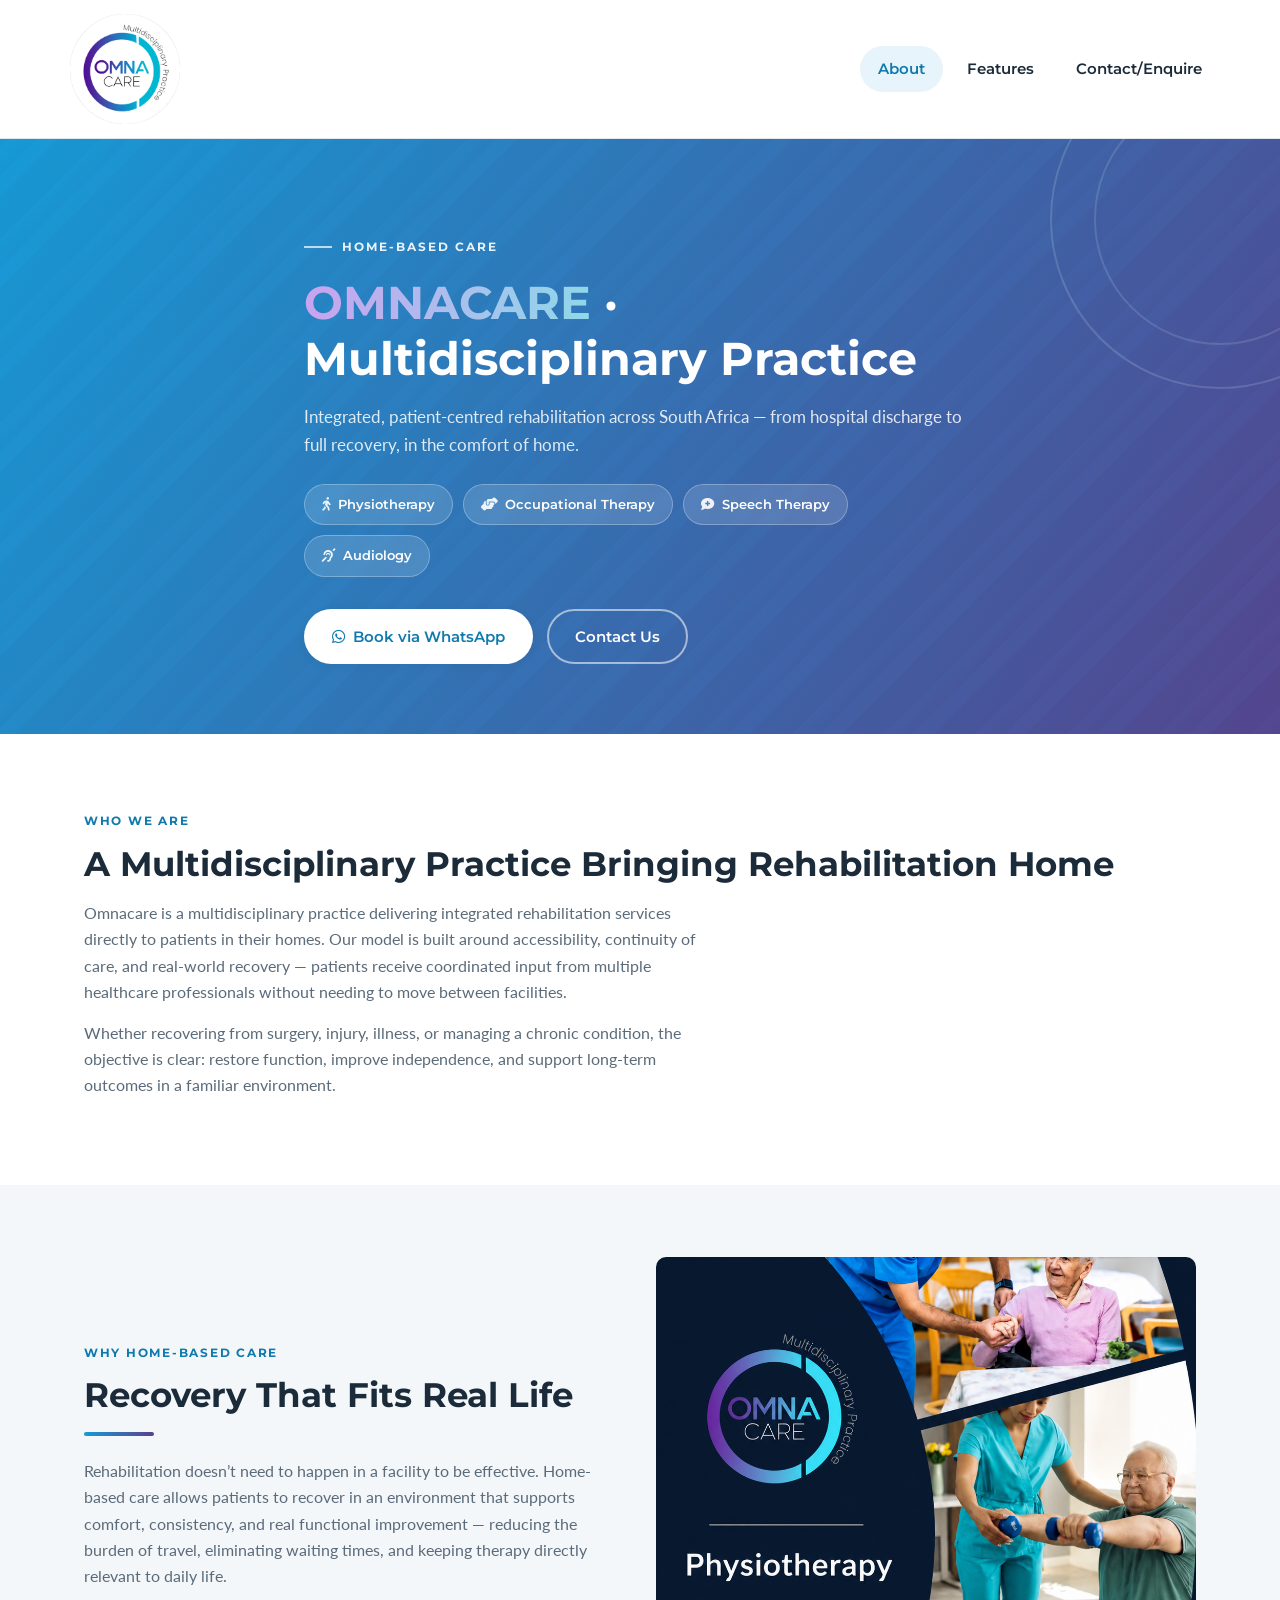
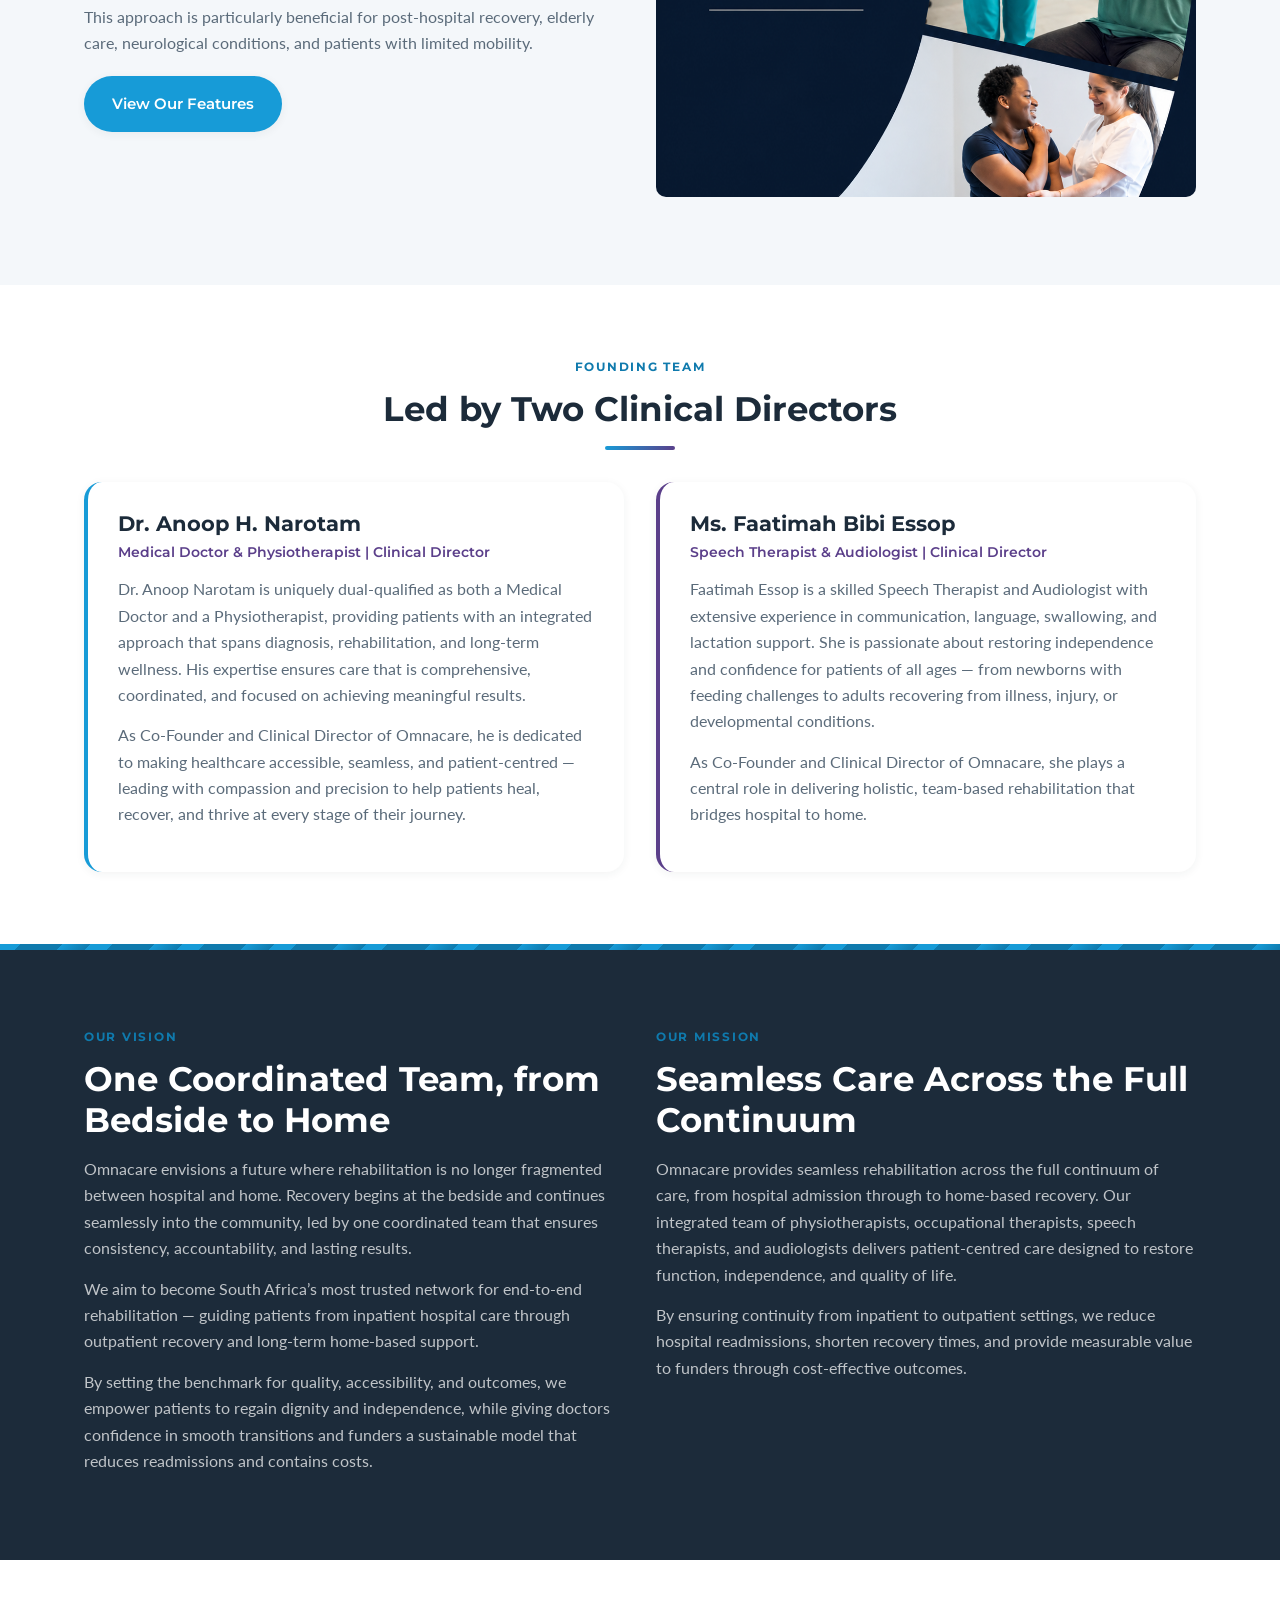
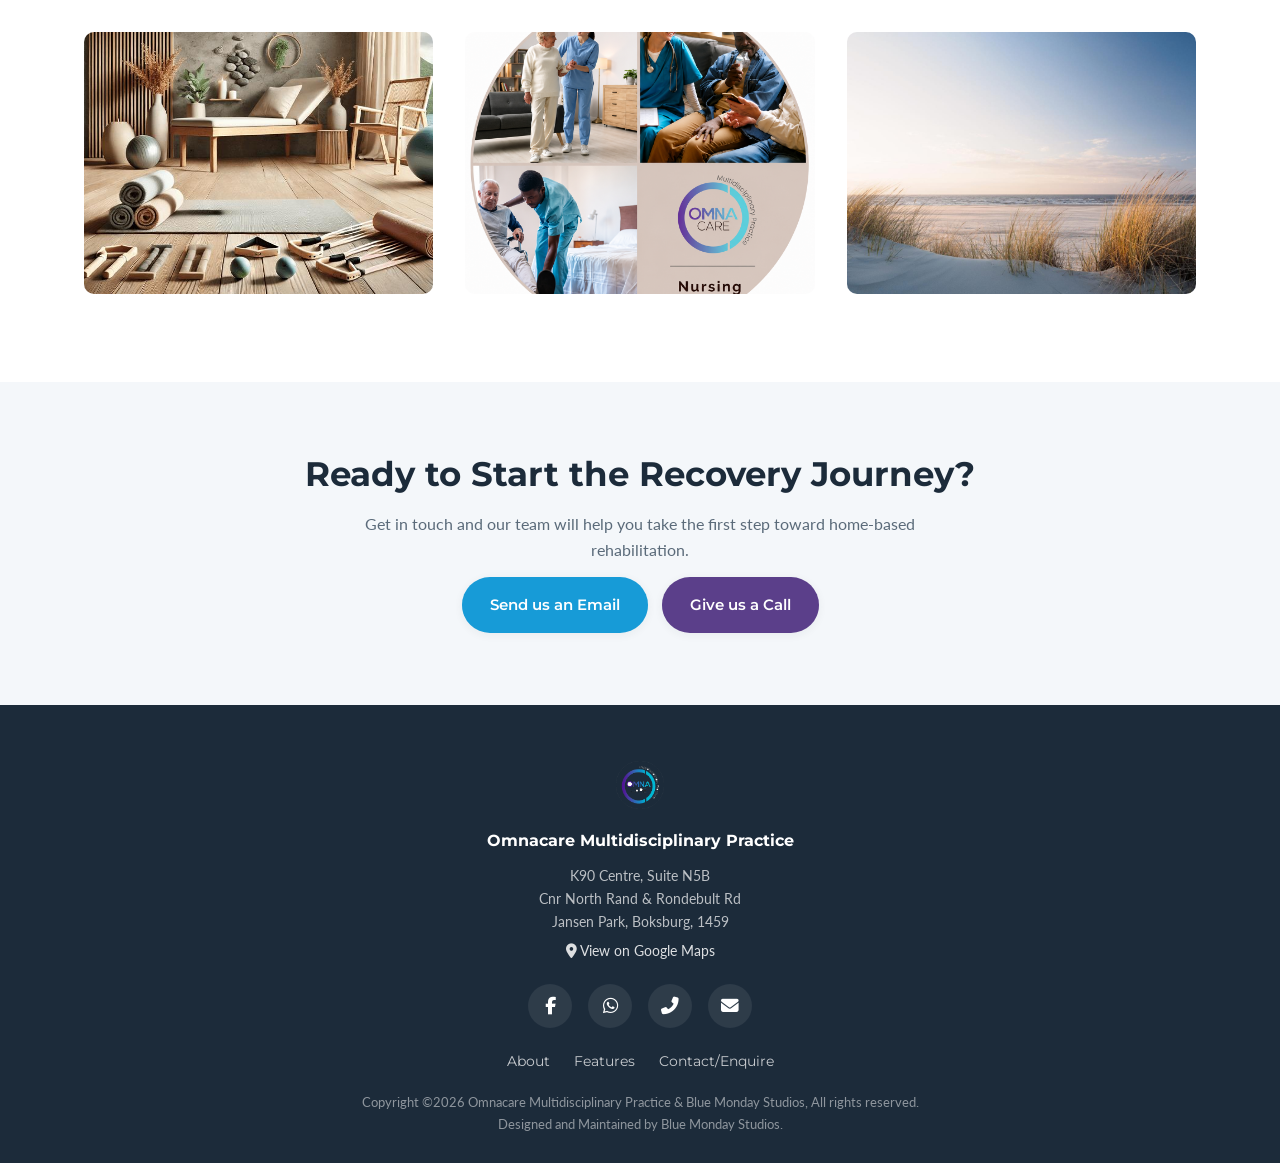
<file: index.html>
<!DOCTYPE html>
<html lang="en">
<head>
  <meta charset="UTF-8">
  <meta name="viewport" content="width=device-width, initial-scale=1.0">
  <title>Omnacare Multidisciplinary Practice | Home-Based Rehabilitation</title>
  <meta name="description" content="Omnacare is a South African multidisciplinary practice providing seamless, home-based rehabilitation services. Led by Clinical Directors Dr. Anoop H. Narotam and Faatimah Bibi Essop, our integrated team of physiotherapists, occupational therapists, speech therapists, and audiologists bridges the gap from hospital to home.">
  <link rel="icon" href="data/files/omnacarelogotransparent.png">

  <link rel="preconnect" href="https://fonts.googleapis.com">
  <link rel="preconnect" href="https://fonts.gstatic.com" crossorigin>
  <link href="https://fonts.googleapis.com/css2?family=Montserrat:wght@400;600;700&family=Lato:wght@300;400;700&display=swap" rel="stylesheet">
  <link rel="stylesheet" href="https://cdnjs.cloudflare.com/ajax/libs/font-awesome/6.5.2/css/all.min.css">
  <link rel="stylesheet" href="css/styles.css">
  <script type="application/ld+json">
  {
    "@context": "https://schema.org",
    "@type": "MedicalBusiness",
    "name": "Omnacare Multidisciplinary Practice",
    "url": "https://omnacare.co.za/",
    "logo": "https://omnacare.co.za/data/files/omnacarelogotransparent.png",
    "telephone": "+27760344131",
    "email": "info@omnacare.co.za",
    "address": {
      "@type": "PostalAddress",
      "streetAddress": "K90 Centre, Suite N5B, Cnr North Rand & Rondebult Rd, Jansen Park",
      "addressLocality": "Boksburg",
      "addressRegion": "Gauteng",
      "postalCode": "1459",
      "addressCountry": "ZA"
    },
    "hasMap": "https://www.google.com/maps/search/?api=1&query=K90+Centre%2C+Cnr+North+Rand+%26+Rondebult+Rd%2C+Jansen+Park%2C+Boksburg+1459",
    "openingHours": "Mo-Fr 09:00-17:00",
    "sameAs": ["https://www.facebook.com/profile.php?id=61579705359234"]
  }
  </script>
</head>
<body>

  <header class="site-header">
    <div class="container nav">
      <a href="index.html" class="nav__logo">
        <img src="data/files/omnacarelogotransparent.png" alt="Omnacare">
      </a>
      <button class="nav__toggle" aria-label="Toggle menu" aria-expanded="false">
        <i class="fas fa-bars"></i>
      </button>
      <nav class="nav__links">
        <a href="index.html" aria-current="page">About</a>
        <a href="features.html">Features</a>
        <a href="contact.html">Contact/Enquire</a>
      </nav>
    </div>
  </header>

  <section class="hero">
    <div class="hero__rings" aria-hidden="true"></div>
    <div class="container hero__inner">
      <div class="hero__eyebrow">Home-Based Care</div>
      <h1><span class="text-brand-gradient">OMNACARE</span> &middot; Multidisciplinary Practice</h1>
      <p>Integrated, patient-centred rehabilitation across South Africa &mdash; from hospital discharge to full recovery, in the comfort of home.</p>
      <div class="discipline-chips">
        <span><i class="fas fa-walking"></i> Physiotherapy</span>
        <span><i class="fas fa-hands-helping"></i> Occupational Therapy</span>
        <span><i class="fas fa-comment-medical"></i> Speech Therapy</span>
        <span><i class="fas fa-deaf"></i> Audiology</span>
      </div>
      <div class="btn-group">
        <a href="https://wa.me/27760344131?text=Hi,%20I'd%20like%20to%20book%20an%20appointment" class="btn btn-primary" style="background:#fff;color:var(--color-primary-dark)">
          <i class="fab fa-whatsapp"></i> Book via WhatsApp
        </a>
        <a href="contact.html" class="btn btn-outline">Contact Us</a>
      </div>
    </div>
  </section>

  <section class="section">
    <div class="container" data-reveal>
      <div class="eyebrow">Who we are</div>
      <h2>A Multidisciplinary Practice Bringing Rehabilitation Home</h2>
      <p class="max-prose">Omnacare is a multidisciplinary practice delivering integrated rehabilitation services directly to patients in their homes. Our model is built around accessibility, continuity of care, and real-world recovery &mdash; patients receive coordinated input from multiple healthcare professionals without needing to move between facilities.</p>
      <p class="max-prose">Whether recovering from surgery, injury, illness, or managing a chronic condition, the objective is clear: restore function, improve independence, and support long-term outcomes in a familiar environment.</p>
    </div>
  </section>

  <section class="section section--alt">
    <div class="container grid grid--2 grid--center">
      <div data-reveal>
        <div class="eyebrow">Why home-based care</div>
        <h2>Recovery That Fits Real Life</h2>
        <div class="divider"></div>
        <p>Rehabilitation doesn&rsquo;t need to happen in a facility to be effective. Home-based care allows patients to recover in an environment that supports comfort, consistency, and real functional improvement &mdash; reducing the burden of travel, eliminating waiting times, and keeping therapy directly relevant to daily life.</p>
        <p>This approach is particularly beneficial for post-hospital recovery, elderly care, neurological conditions, and patients with limited mobility.</p>
        <div class="btn-group" style="margin-top:20px">
          <a href="features.html" class="btn btn-primary">View Our Features</a>
        </div>
      </div>
      <div data-reveal>
        <div class="card__media" style="aspect-ratio:1/1">
          <img src="data/files/picture2.png" alt="Home-based rehabilitation care" loading="lazy">
        </div>
      </div>
    </div>
  </section>

  <section class="section">
    <div class="container">
      <div class="eyebrow text-center mx-auto" style="display:block;text-align:center">Founding team</div>
      <h2 class="text-center">Led by Two Clinical Directors</h2>
      <div class="divider divider--center"></div>
      <div class="grid grid--2" style="margin-top:32px">
        <div class="team-card" data-reveal>
          <h3>Dr. Anoop H. Narotam</h3>
          <span class="role">Medical Doctor &amp; Physiotherapist | Clinical Director</span>
          <p>Dr. Anoop Narotam is uniquely dual-qualified as both a Medical Doctor and a Physiotherapist, providing patients with an integrated approach that spans diagnosis, rehabilitation, and long-term wellness. His expertise ensures care that is comprehensive, coordinated, and focused on achieving meaningful results.</p>
          <p>As Co-Founder and Clinical Director of Omnacare, he is dedicated to making healthcare accessible, seamless, and patient-centred &mdash; leading with compassion and precision to help patients heal, recover, and thrive at every stage of their journey.</p>
        </div>
        <div class="team-card" data-reveal>
          <h3>Ms. Faatimah Bibi Essop</h3>
          <span class="role">Speech Therapist &amp; Audiologist | Clinical Director</span>
          <p>Faatimah Essop is a skilled Speech Therapist and Audiologist with extensive experience in communication, language, swallowing, and lactation support. She is passionate about restoring independence and confidence for patients of all ages &mdash; from newborns with feeding challenges to adults recovering from illness, injury, or developmental conditions.</p>
          <p>As Co-Founder and Clinical Director of Omnacare, she plays a central role in delivering holistic, team-based rehabilitation that bridges hospital to home.</p>
        </div>
      </div>
    </div>
  </section>

  <div class="stripe-divider"></div>

  <section class="section section--navy">
    <div class="container grid grid--2">
      <div data-reveal>
        <div class="eyebrow">Our vision</div>
        <h2>One Coordinated Team, from Bedside to Home</h2>
        <p>Omnacare envisions a future where rehabilitation is no longer fragmented between hospital and home. Recovery begins at the bedside and continues seamlessly into the community, led by one coordinated team that ensures consistency, accountability, and lasting results.</p>
        <p>We aim to become South Africa&rsquo;s most trusted network for end-to-end rehabilitation &mdash; guiding patients from inpatient hospital care through outpatient recovery and long-term home-based support.</p>
        <p>By setting the benchmark for quality, accessibility, and outcomes, we empower patients to regain dignity and independence, while giving doctors confidence in smooth transitions and funders a sustainable model that reduces readmissions and contains costs.</p>
      </div>
      <div data-reveal>
        <div class="eyebrow">Our mission</div>
        <h2>Seamless Care Across the Full Continuum</h2>
        <p>Omnacare provides seamless rehabilitation across the full continuum of care, from hospital admission through to home-based recovery. Our integrated team of physiotherapists, occupational therapists, speech therapists, and audiologists delivers patient-centred care designed to restore function, independence, and quality of life.</p>
        <p>By ensuring continuity from inpatient to outpatient settings, we reduce hospital readmissions, shorten recovery times, and provide measurable value to funders through cost-effective outcomes.</p>
      </div>
    </div>
  </section>

  <section class="section">
    <div class="container">
      <div class="grid grid--3" data-reveal>
        <div class="card__media"><img src="data/files/pic1a.jpg" alt="Omnacare therapy in action" loading="lazy"></div>
        <div class="card__media"><img src="data/files/pic2.png" alt="Omnacare therapy in action" loading="lazy"></div>
        <div class="card__media"><img src="data/files/pic3b.jpg" alt="Omnacare therapy in action" loading="lazy"></div>
      </div>
    </div>
  </section>

  <section class="section section--alt text-center">
    <div class="container" data-reveal>
      <h2>Ready to Start the Recovery Journey?</h2>
      <p class="max-prose mx-auto">Get in touch and our team will help you take the first step toward home-based rehabilitation.</p>
      <div class="btn-group" style="justify-content:center">
        <a href="mailto:info@omnacare.co.za" class="btn btn-primary">Send us an Email</a>
        <a href="tel:0760344131" class="btn btn-secondary">Give us a Call</a>
      </div>
    </div>
  </section>

  <footer class="site-footer">
    <div class="container">
      <img class="footer-logo" src="data/files/omnacarelogotransparent.png" alt="Omnacare">
      <div><strong>Omnacare Multidisciplinary Practice</strong></div>
      <address class="footer-address">K90 Centre, Suite N5B<br>Cnr North Rand &amp; Rondebult Rd<br>Jansen Park, Boksburg, 1459<br>
        <a href="https://www.google.com/maps/search/?api=1&amp;query=K90+Centre%2C+Cnr+North+Rand+%26+Rondebult+Rd%2C+Jansen+Park%2C+Boksburg+1459" target="_blank" rel="noopener"><i class="fas fa-map-marker-alt"></i> View on Google Maps</a>
      </address>
      <div class="footer-social">
        <a href="https://www.facebook.com/profile.php?id=61579705359234" target="_blank" rel="noopener" aria-label="Facebook"><i class="fab fa-facebook-f"></i></a>
        <a href="https://wa.me/27760344131" target="_blank" rel="noopener" aria-label="WhatsApp"><i class="fab fa-whatsapp"></i></a>
        <a href="tel:0760344131" aria-label="Phone"><i class="fas fa-phone-alt"></i></a>
        <a href="mailto:info@omnacare.co.za" aria-label="Email"><i class="fas fa-envelope"></i></a>
      </div>
      <nav class="footer-nav">
        <a href="index.html">About</a>
        <a href="features.html">Features</a>
        <a href="contact.html">Contact/Enquire</a>
      </nav>
      <div class="footer-bottom">
        Copyright &copy;2026 Omnacare Multidisciplinary Practice & Blue Monday Studios, All rights reserved.<br>
        Designed and Maintained by Blue Monday Studios. 
      </div>
    </div>
  </footer>

  <button class="scroll-top" aria-label="Scroll to top"><i class="fas fa-arrow-up"></i></button>

  <script src="js/main.js"></script>
</body>
</html>
</file>
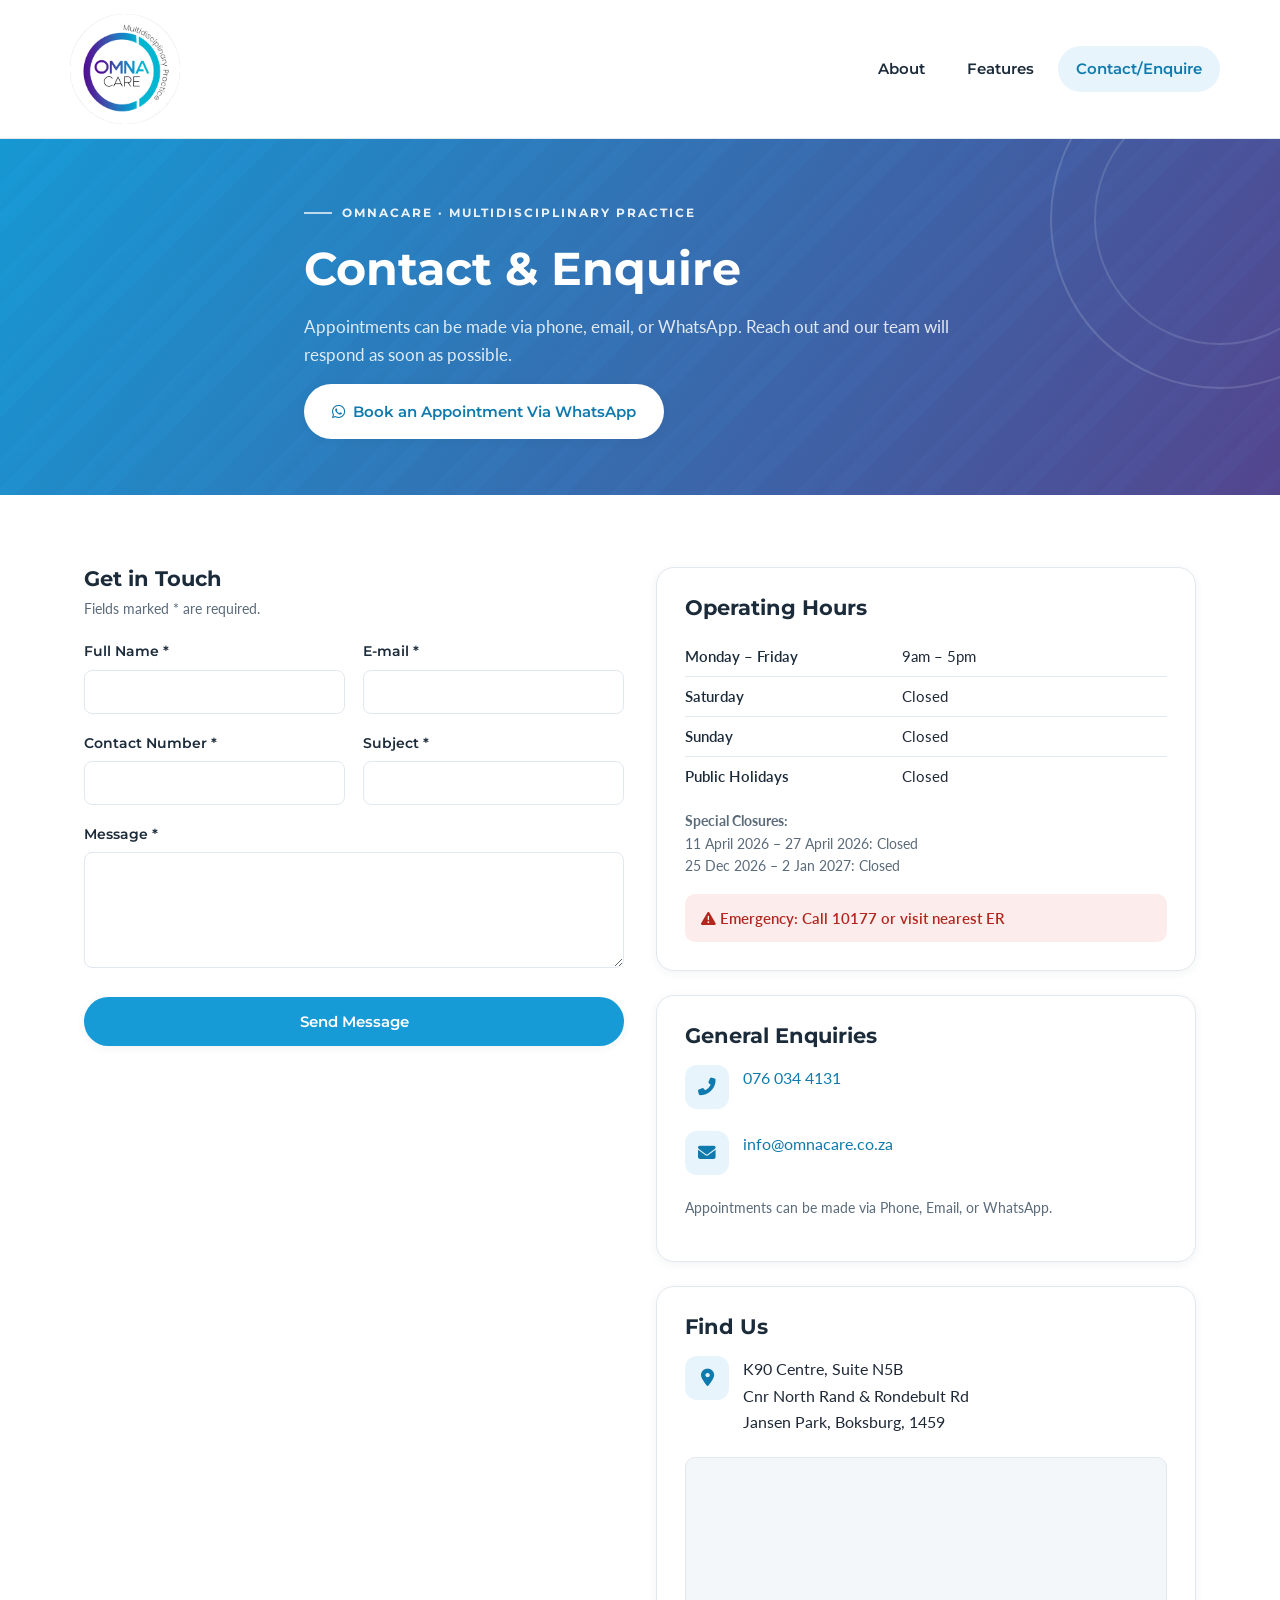
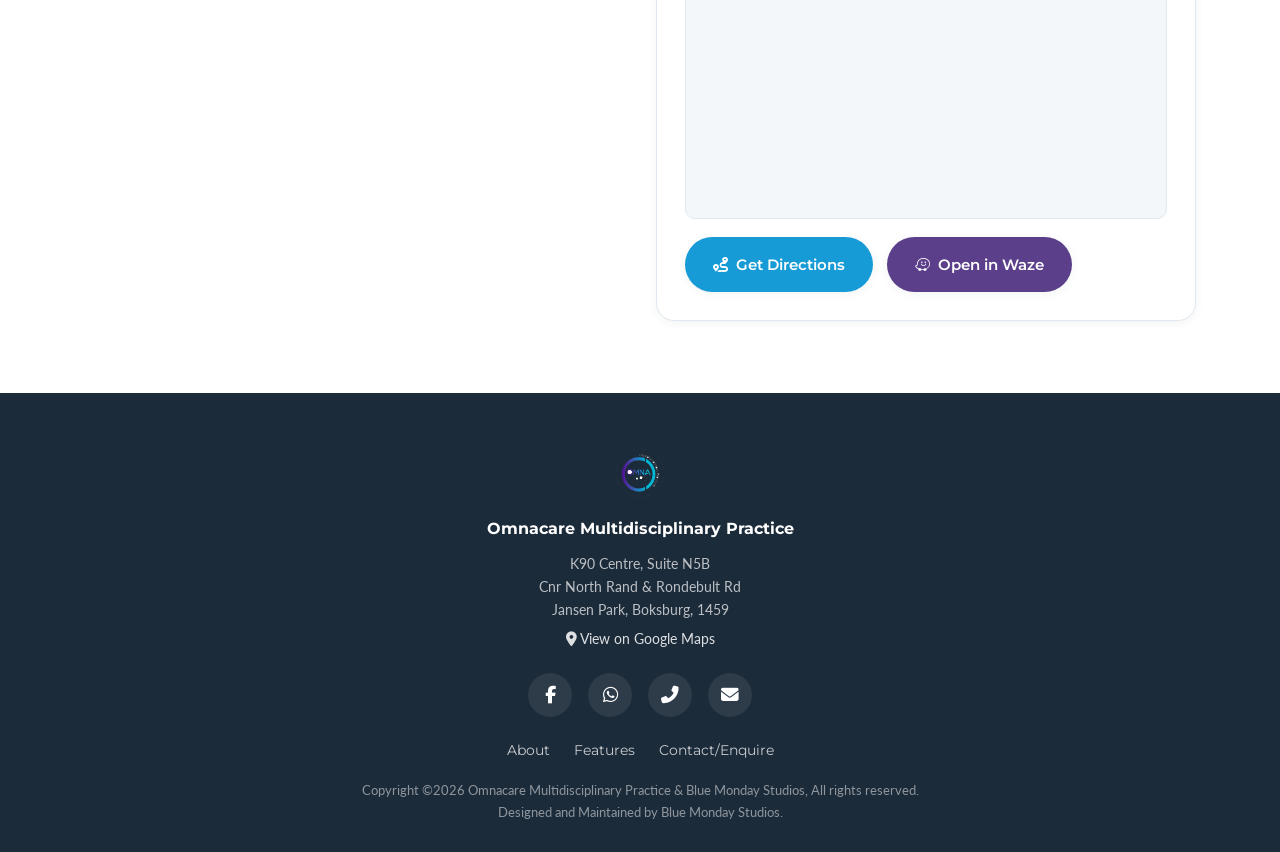
<file: contact.html>
<!DOCTYPE html>
<html lang="en">
<head>
  <meta charset="UTF-8">
  <meta name="viewport" content="width=device-width, initial-scale=1.0">
  <title>Contact / Enquire | Omnacare Multidisciplinary Practice</title>
  <meta name="description" content="Get in touch with Omnacare to book an assessment or ask a question. Appointments can be made by phone, email, or WhatsApp.">
  <link rel="icon" href="data/files/omnacarelogotransparent.png">

  <link rel="preconnect" href="https://fonts.googleapis.com">
  <link rel="preconnect" href="https://fonts.gstatic.com" crossorigin>
  <link href="https://fonts.googleapis.com/css2?family=Montserrat:wght@400;600;700&family=Lato:wght@300;400;700&display=swap" rel="stylesheet">
  <link rel="stylesheet" href="https://cdnjs.cloudflare.com/ajax/libs/font-awesome/6.5.2/css/all.min.css">
  <link rel="stylesheet" href="css/styles.css">
</head>
<body>

  <header class="site-header">
    <div class="container nav">
      <a href="index.html" class="nav__logo">
        <img src="data/files/omnacarelogotransparent.png" alt="Omnacare">
      </a>
      <button class="nav__toggle" aria-label="Toggle menu" aria-expanded="false">
        <i class="fas fa-bars"></i>
      </button>
      <nav class="nav__links">
        <a href="index.html">About</a>
        <a href="features.html">Features</a>
        <a href="contact.html" aria-current="page">Contact/Enquire</a>
      </nav>
    </div>
  </header>

  <section class="hero hero--compact">
    <div class="hero__rings" aria-hidden="true"></div>
    <div class="container hero__inner">
      <div class="hero__eyebrow">Omnacare &middot; Multidisciplinary Practice</div>
      <h1>Contact &amp; Enquire</h1>
      <p>Appointments can be made via phone, email, or WhatsApp. Reach out and our team will respond as soon as possible.</p>
      <div class="btn-group">
        <a href="https://wa.me/27760344131?text=Hi,%20I'd%20like%20to%20book%20an%20appointment" class="btn btn-primary" style="background:#fff;color:var(--color-primary-dark)">
          <i class="fab fa-whatsapp"></i> Book an Appointment Via WhatsApp
        </a>
      </div>
    </div>
  </section>

  <section class="section">
    <div class="container grid grid--2">

      <div data-reveal>
        <!--
          NOTE FOR DEV: This is a static site with no backend.
          Point this form's `action` at a form-handling service
          (e.g. Formspree, Netlify Forms, Getform) or your own
          server endpoint so submissions actually get delivered.
          Client-side validation is handled in js/main.js.
          Until an action is set, js/main.js opens the visitor's email
          app with the message pre-filled (to the data-mailto address).
        -->
        <form id="contact-form" action="" method="POST" data-mailto="info@omnacare.co.za">
          <h3 style="margin-bottom:4px">Get in Touch</h3>
          <p class="form-note" style="margin-bottom:20px">Fields marked * are required.</p>
          <div id="form-status" class="form-status" role="alert"></div>

          <div class="form-grid">
            <div class="field">
              <label for="full-name">Full Name *</label>
              <input type="text" id="full-name" name="full_name" required>
            </div>
            <div class="field">
              <label for="email">E-mail *</label>
              <input type="email" id="email" name="email" required>
            </div>
            <div class="field">
              <label for="phone">Contact Number *</label>
              <input type="tel" id="phone" name="phone" required>
            </div>
            <div class="field">
              <label for="subject">Subject *</label>
              <input type="text" id="subject" name="subject" required>
            </div>
            <div class="field full">
              <label for="message">Message *</label>
              <textarea id="message" name="message" rows="5" required></textarea>
            </div>
          </div>

          <div style="margin-top:22px">
            <button type="submit" class="btn btn-primary" style="width:100%; justify-content:center">Send Message</button>
          </div>
        </form>
      </div>

      <div data-reveal>
        <div class="card" style="margin-bottom:24px">
          <h3>Operating Hours</h3>
          <table class="hours-table">
            <tr><td>Monday &ndash; Friday</td><td>9am &ndash; 5pm</td></tr>
            <tr><td>Saturday</td><td>Closed</td></tr>
            <tr><td>Sunday</td><td>Closed</td></tr>
            <tr><td>Public Holidays</td><td>Closed</td></tr>
          </table>
          <p class="form-note" style="margin-top:14px"><strong>Special Closures:</strong><br>
            11 April 2026 &ndash; 27 April 2026: Closed<br>
            25 Dec 2026 &ndash; 2 Jan 2027: Closed
          </p>
          <div class="emergency-note">
            <i class="fas fa-triangle-exclamation"></i> Emergency: Call 10177 or visit nearest ER
          </div>
        </div>

        <div class="card">
          <h3>General Enquiries</h3>
          <div class="contact-block">
            <span class="icon"><i class="fas fa-phone-alt"></i></span>
            <div><a href="tel:0760344131">076 034 4131</a></div>
          </div>
          <div class="contact-block">
            <span class="icon"><i class="fas fa-envelope"></i></span>
            <div><a href="mailto:info@omnacare.co.za">info@omnacare.co.za</a></div>
          </div>
          <p class="form-note">Appointments can be made via Phone, Email, or WhatsApp.</p>
        </div>

        <div class="card" style="margin-top:24px">
          <h3>Find Us</h3>
          <div class="contact-block">
            <span class="icon"><i class="fas fa-map-marker-alt"></i></span>
            <address style="font-style:normal">K90 Centre, Suite N5B<br>Cnr North Rand &amp; Rondebult Rd<br>Jansen Park, Boksburg, 1459</address>
          </div>
          <div class="map-embed">
            <iframe title="Map showing Omnacare at K90 Centre, Boksburg" src="https://www.google.com/maps?q=K90+Centre%2C+Cnr+North+Rand+%26+Rondebult+Rd%2C+Jansen+Park%2C+Boksburg+1459&amp;output=embed" loading="lazy" referrerpolicy="no-referrer-when-downgrade" allowfullscreen></iframe>
          </div>
          <div class="btn-group map-actions">
            <a class="btn btn-primary" href="https://www.google.com/maps/dir/?api=1&amp;destination=K90+Centre%2C+Cnr+North+Rand+%26+Rondebult+Rd%2C+Jansen+Park%2C+Boksburg+1459" target="_blank" rel="noopener"><i class="fas fa-route"></i> Get Directions</a>
            <a class="btn btn-secondary" href="https://waze.com/ul?q=K90%20Centre%20Jansen%20Park%20Boksburg&amp;navigate=yes" target="_blank" rel="noopener"><i class="fab fa-waze"></i> Open in Waze</a>
          </div>
        </div>
      </div>

    </div>
  </section>

  <footer class="site-footer">
    <div class="container">
      <img class="footer-logo" src="data/files/omnacarelogotransparent.png" alt="Omnacare">
      <div><strong>Omnacare Multidisciplinary Practice</strong></div>
      <address class="footer-address">K90 Centre, Suite N5B<br>Cnr North Rand &amp; Rondebult Rd<br>Jansen Park, Boksburg, 1459<br>
        <a href="https://www.google.com/maps/search/?api=1&amp;query=K90+Centre%2C+Cnr+North+Rand+%26+Rondebult+Rd%2C+Jansen+Park%2C+Boksburg+1459" target="_blank" rel="noopener"><i class="fas fa-map-marker-alt"></i> View on Google Maps</a>
      </address>
      <div class="footer-social">
        <a href="https://www.facebook.com/profile.php?id=61579705359234" target="_blank" rel="noopener" aria-label="Facebook"><i class="fab fa-facebook-f"></i></a>
        <a href="https://wa.me/27760344131" target="_blank" rel="noopener" aria-label="WhatsApp"><i class="fab fa-whatsapp"></i></a>
        <a href="tel:0760344131" aria-label="Phone"><i class="fas fa-phone-alt"></i></a>
        <a href="mailto:info@omnacare.co.za" aria-label="Email"><i class="fas fa-envelope"></i></a>
      </div>
      <nav class="footer-nav">
        <a href="index.html">About</a>
        <a href="features.html">Features</a>
        <a href="contact.html">Contact/Enquire</a>
      </nav>
      <div class="footer-bottom">
        Copyright &copy;2026 Omnacare Multidisciplinary Practice & Blue Monday Studios, All rights reserved.<br>
        Designed and Maintained by Blue Monday Studios. 
      </div>
    </div>
  </footer>

  <button class="scroll-top" aria-label="Scroll to top"><i class="fas fa-arrow-up"></i></button>

  <script src="js/main.js"></script>
</body>
</html>
</file>
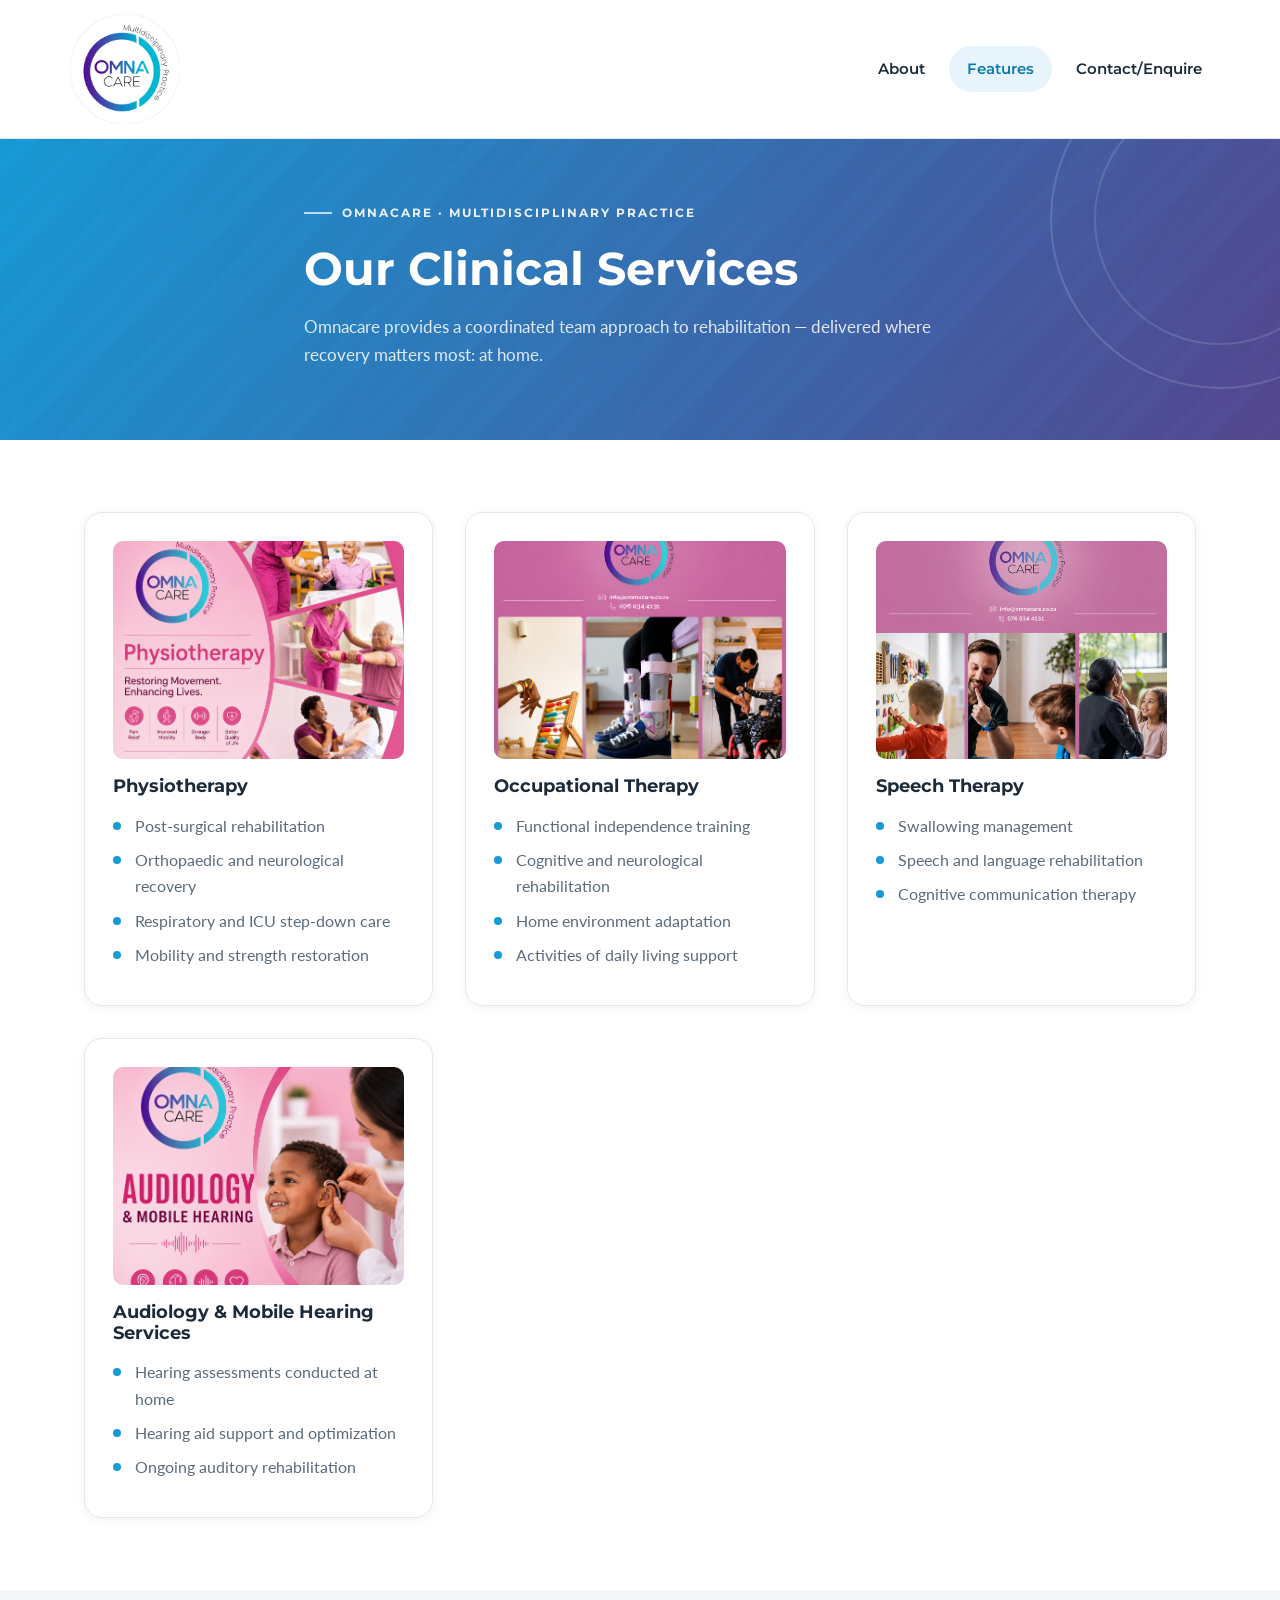
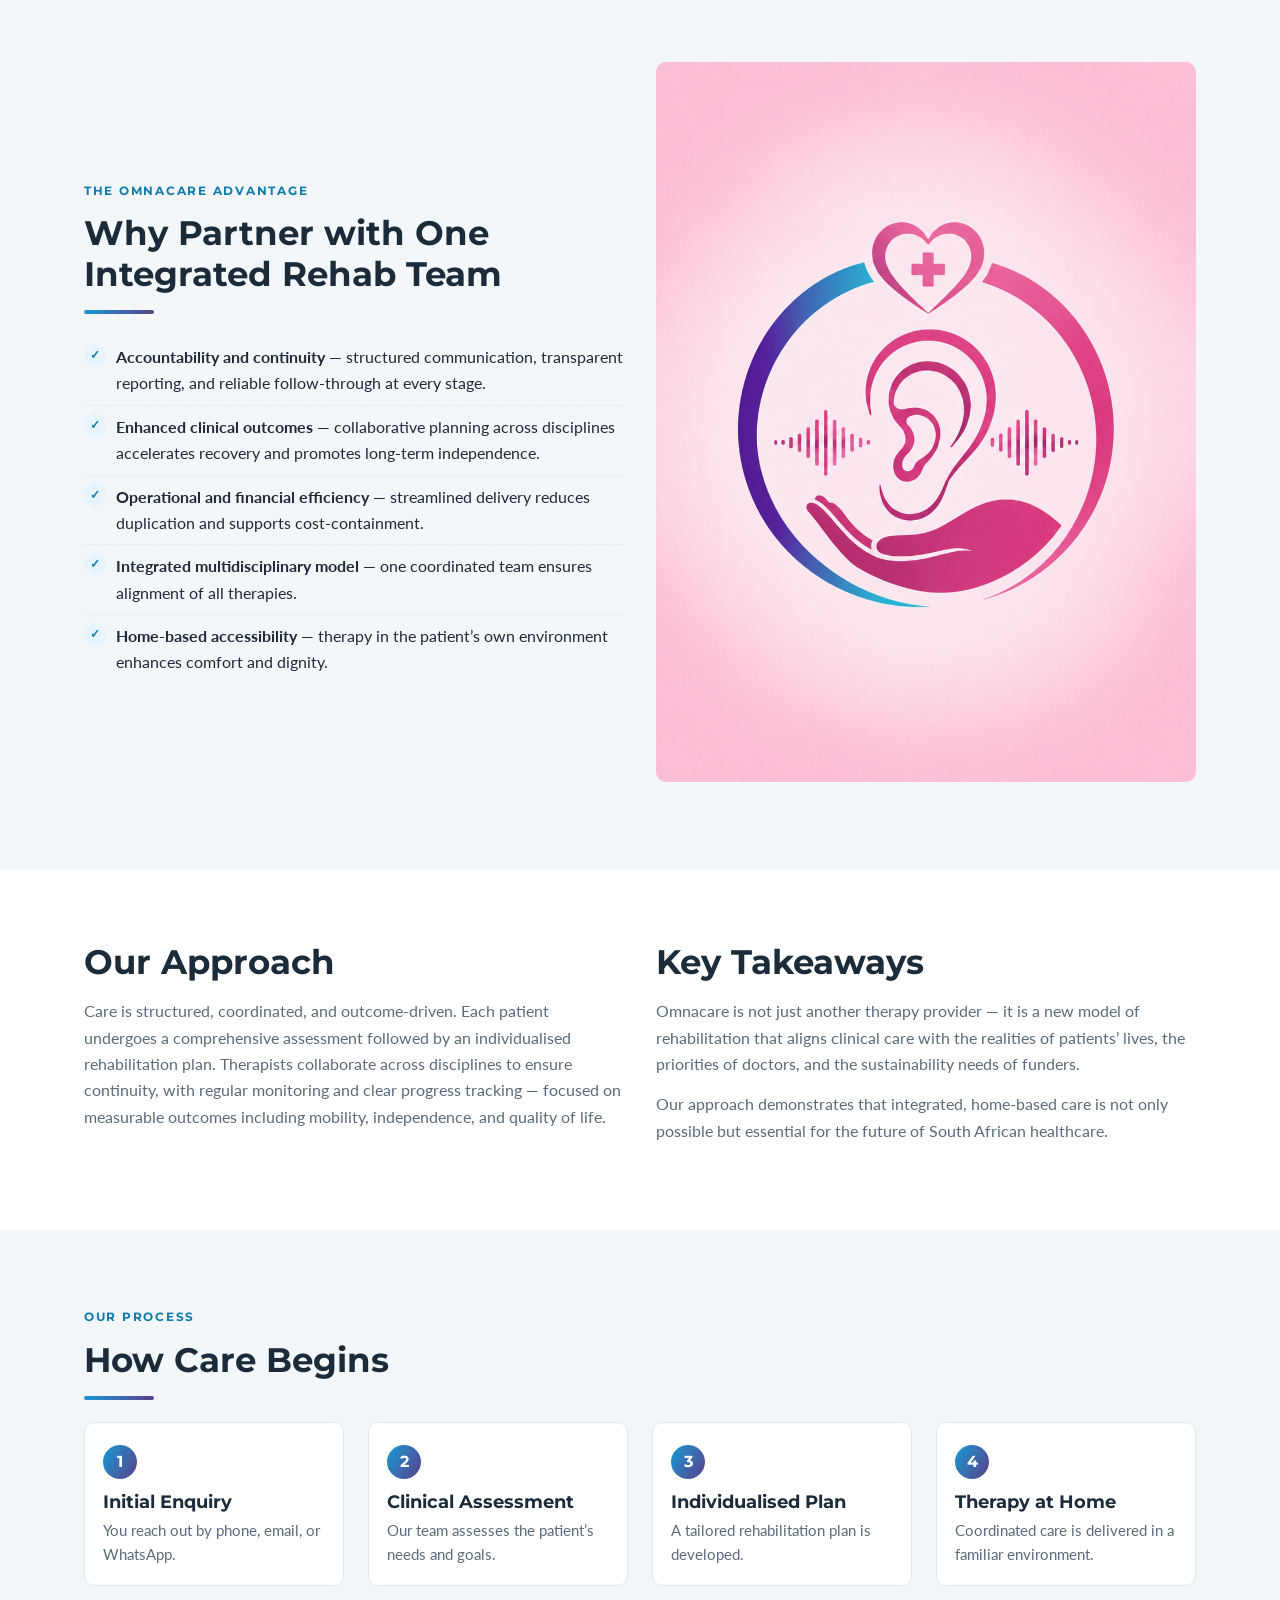
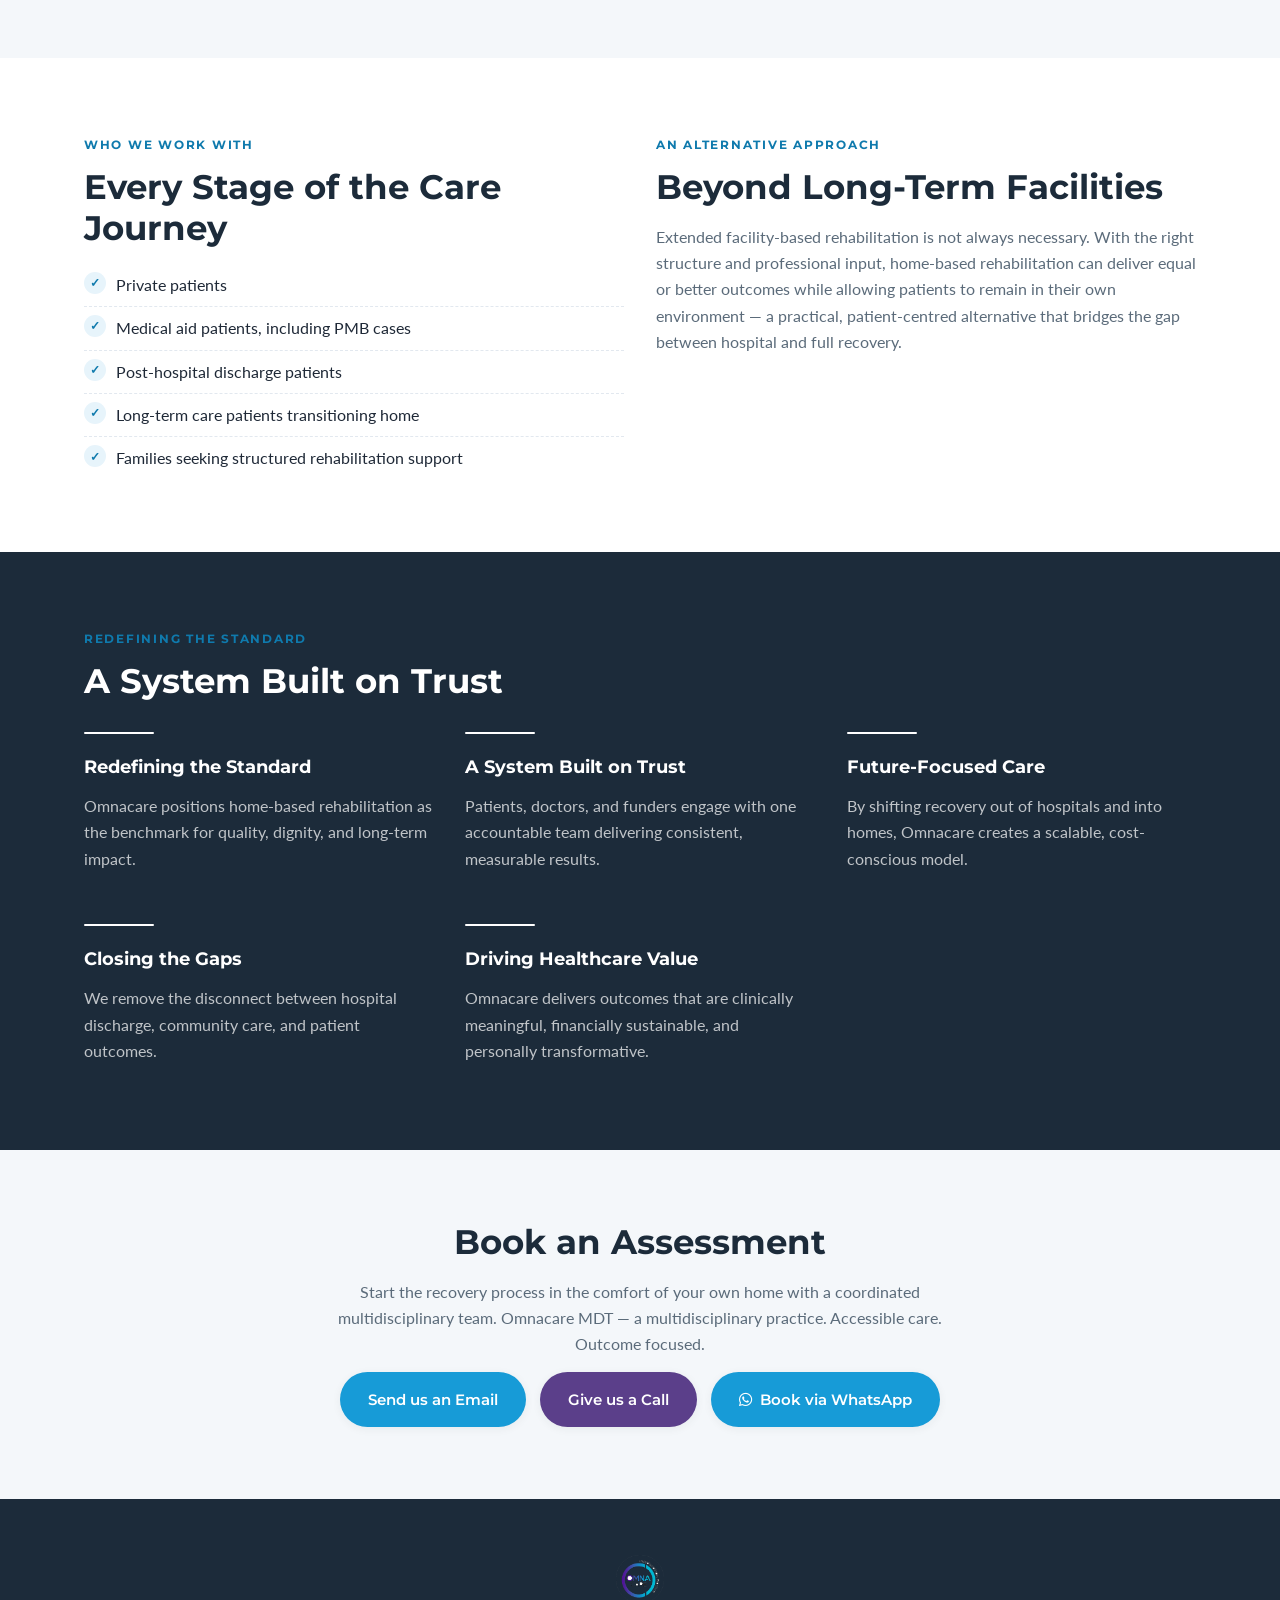
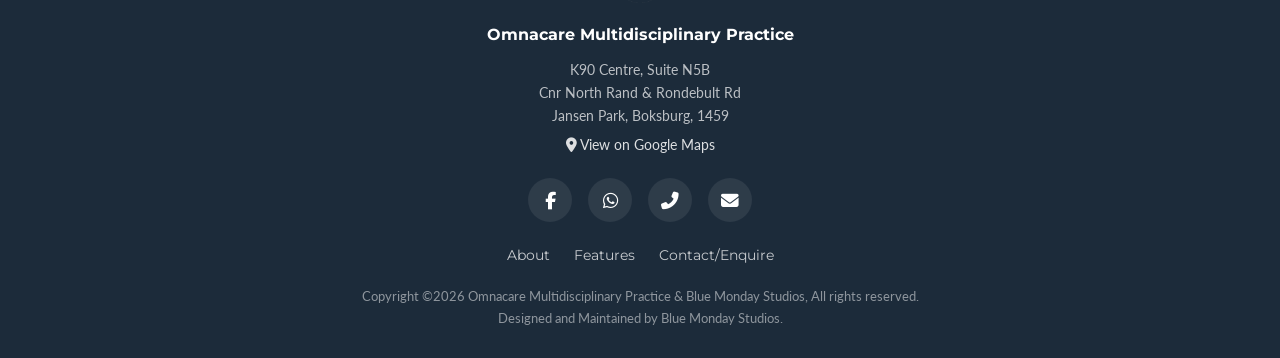
<file: features.html>
<!DOCTYPE html>
<html lang="en">
<head>
  <meta charset="UTF-8">
  <meta name="viewport" content="width=device-width, initial-scale=1.0">
  <title>Features | Omnacare Multidisciplinary Practice</title>
  <meta name="description" content="Omnacare's clinical services: physiotherapy, occupational therapy, speech therapy, and mobile audiology &mdash; delivered as one coordinated, home-based rehabilitation team.">
  <link rel="icon" href="data/files/omnacarelogotransparent.png">

  <link rel="preconnect" href="https://fonts.googleapis.com">
  <link rel="preconnect" href="https://fonts.gstatic.com" crossorigin>
  <link href="https://fonts.googleapis.com/css2?family=Montserrat:wght@400;600;700&family=Lato:wght@300;400;700&display=swap" rel="stylesheet">
  <link rel="stylesheet" href="https://cdnjs.cloudflare.com/ajax/libs/font-awesome/6.5.2/css/all.min.css">
  <link rel="stylesheet" href="css/styles.css">
</head>
<body>

  <header class="site-header">
    <div class="container nav">
      <a href="index.html" class="nav__logo">
        <img src="data/files/omnacarelogotransparent.png" alt="Omnacare">
      </a>
      <button class="nav__toggle" aria-label="Toggle menu" aria-expanded="false">
        <i class="fas fa-bars"></i>
      </button>
      <nav class="nav__links">
        <a href="index.html">About</a>
        <a href="features.html" aria-current="page">Features</a>
        <a href="contact.html">Contact/Enquire</a>
      </nav>
    </div>
  </header>

  <section class="hero hero--compact">
    <div class="hero__rings" aria-hidden="true"></div>
    <div class="container hero__inner">
      <div class="hero__eyebrow">Omnacare &middot; Multidisciplinary Practice</div>
      <h1>Our Clinical Services</h1>
      <p>Omnacare provides a coordinated team approach to rehabilitation &mdash; delivered where recovery matters most: at home.</p>
    </div>
  </section>

  <section class="section">
    <div class="container grid grid--3" data-reveal>
      <div class="card">
        <div class="card__media"><img src="data/files/pica.png" alt="Physiotherapy" loading="lazy"></div>
        <h4>Physiotherapy</h4>
        <ul>
          <li>Post-surgical rehabilitation</li>
          <li>Orthopaedic and neurological recovery</li>
          <li>Respiratory and ICU step-down care</li>
          <li>Mobility and strength restoration</li>
        </ul>
      </div>
      <div class="card">
        <div class="card__media"><img src="data/files/picb.png" alt="Occupational Therapy" loading="lazy"></div>
        <h4>Occupational Therapy</h4>
        <ul>
          <li>Functional independence training</li>
          <li>Cognitive and neurological rehabilitation</li>
          <li>Home environment adaptation</li>
          <li>Activities of daily living support</li>
        </ul>
      </div>
      <div class="card">
        <div class="card__media"><img src="data/files/picc.png" alt="Speech Therapy" loading="lazy"></div>
        <h4>Speech Therapy</h4>
        <ul>
          <li>Swallowing management</li>
          <li>Speech and language rehabilitation</li>
          <li>Cognitive communication therapy</li>
        </ul>
      </div>
      <div class="card">
        <div class="card__media"><img src="data/files/picd.png" alt="Audiology and Mobile Hearing Services" loading="lazy"></div>
        <h4>Audiology &amp; Mobile Hearing Services</h4>
        <ul>
          <li>Hearing assessments conducted at home</li>
          <li>Hearing aid support and optimization</li>
          <li>Ongoing auditory rehabilitation</li>
        </ul>
      </div>
    </div>
  </section>

  <section class="section section--alt">
    <div class="container grid grid--2 grid--center">
      <div data-reveal>
        <div class="eyebrow">The Omnacare advantage</div>
        <h2>Why Partner with One Integrated Rehab Team</h2>
        <div class="divider"></div>
        <ol class="check-list" style="list-style:none;padding:0;margin:0">
          <li><strong>Accountability and continuity</strong> &mdash; structured communication, transparent reporting, and reliable follow-through at every stage.</li>
          <li><strong>Enhanced clinical outcomes</strong> &mdash; collaborative planning across disciplines accelerates recovery and promotes long-term independence.</li>
          <li><strong>Operational and financial efficiency</strong> &mdash; streamlined delivery reduces duplication and supports cost-containment.</li>
          <li><strong>Integrated multidisciplinary model</strong> &mdash; one coordinated team ensures alignment of all therapies.</li>
          <li><strong>Home-based accessibility</strong> &mdash; therapy in the patient&rsquo;s own environment enhances comfort and dignity.</li>
        </ol>
      </div>
      <div data-reveal>
        <div class="card__media" style="aspect-ratio:3/4">
          <img src="data/files/picture6-1.png" alt="Integrated rehabilitation team" loading="lazy">
        </div>
      </div>
    </div>
  </section>

  <section class="section">
    <div class="container grid grid--2" data-reveal>
      <div>
        <h2>Our Approach</h2>
        <p>Care is structured, coordinated, and outcome-driven. Each patient undergoes a comprehensive assessment followed by an individualised rehabilitation plan. Therapists collaborate across disciplines to ensure continuity, with regular monitoring and clear progress tracking &mdash; focused on measurable outcomes including mobility, independence, and quality of life.</p>
      </div>
      <div>
        <h2>Key Takeaways</h2>
        <p>Omnacare is not just another therapy provider &mdash; it is a new model of rehabilitation that aligns clinical care with the realities of patients&rsquo; lives, the priorities of doctors, and the sustainability needs of funders.</p>
        <p>Our approach demonstrates that integrated, home-based care is not only possible but essential for the future of South African healthcare.</p>
      </div>
    </div>
  </section>

  <section class="section section--alt">
    <div class="container">
      <div class="eyebrow">Our process</div>
      <h2>How Care Begins</h2>
      <div class="divider"></div>
      <div class="steps" data-reveal>
        <div class="step"><h4 style="margin-bottom:6px">Initial Enquiry</h4><p style="margin:0;font-size:0.92rem">You reach out by phone, email, or WhatsApp.</p></div>
        <div class="step"><h4 style="margin-bottom:6px">Clinical Assessment</h4><p style="margin:0;font-size:0.92rem">Our team assesses the patient&rsquo;s needs and goals.</p></div>
        <div class="step"><h4 style="margin-bottom:6px">Individualised Plan</h4><p style="margin:0;font-size:0.92rem">A tailored rehabilitation plan is developed.</p></div>
        <div class="step"><h4 style="margin-bottom:6px">Therapy at Home</h4><p style="margin:0;font-size:0.92rem">Coordinated care is delivered in a familiar environment.</p></div>
      </div>
    </div>
  </section>

  <section class="section">
    <div class="container grid grid--2" data-reveal>
      <div>
        <div class="eyebrow">Who we work with</div>
        <h2>Every Stage of the Care Journey</h2>
        <ul class="check-list">
          <li>Private patients</li>
          <li>Medical aid patients, including PMB cases</li>
          <li>Post-hospital discharge patients</li>
          <li>Long-term care patients transitioning home</li>
          <li>Families seeking structured rehabilitation support</li>
        </ul>
      </div>
      <div>
        <div class="eyebrow">An alternative approach</div>
        <h2>Beyond Long-Term Facilities</h2>
        <p>Extended facility-based rehabilitation is not always necessary. With the right structure and professional input, home-based rehabilitation can deliver equal or better outcomes while allowing patients to remain in their own environment &mdash; a practical, patient-centred alternative that bridges the gap between hospital and full recovery.</p>
      </div>
    </div>
  </section>

  <section class="section section--navy">
    <div class="container">
      <div class="eyebrow">Redefining the standard</div>
      <h2>A System Built on Trust</h2>
      <div class="grid grid--3" data-reveal style="margin-top:24px">
        <div>
          <div class="divider" style="background:#fff;height:2px"></div>
          <h4>Redefining the Standard</h4>
          <p>Omnacare positions home-based rehabilitation as the benchmark for quality, dignity, and long-term impact.</p>
        </div>
        <div>
          <div class="divider" style="background:#fff;height:2px"></div>
          <h4>A System Built on Trust</h4>
          <p>Patients, doctors, and funders engage with one accountable team delivering consistent, measurable results.</p>
        </div>
        <div>
          <div class="divider" style="background:#fff;height:2px"></div>
          <h4>Future-Focused Care</h4>
          <p>By shifting recovery out of hospitals and into homes, Omnacare creates a scalable, cost-conscious model.</p>
        </div>
        <div>
          <div class="divider" style="background:#fff;height:2px"></div>
          <h4>Closing the Gaps</h4>
          <p>We remove the disconnect between hospital discharge, community care, and patient outcomes.</p>
        </div>
        <div>
          <div class="divider" style="background:#fff;height:2px"></div>
          <h4>Driving Healthcare Value</h4>
          <p>Omnacare delivers outcomes that are clinically meaningful, financially sustainable, and personally transformative.</p>
        </div>
      </div>
    </div>
  </section>

  <section class="section section--alt text-center">
    <div class="container" data-reveal>
      <h2>Book an Assessment</h2>
      <p class="max-prose mx-auto">Start the recovery process in the comfort of your own home with a coordinated multidisciplinary team. Omnacare MDT &mdash; a multidisciplinary practice. Accessible care. Outcome focused.</p>
      <div class="btn-group" style="justify-content:center">
        <a href="mailto:info@omnacare.co.za" class="btn btn-primary">Send us an Email</a>
        <a href="tel:0760344131" class="btn btn-secondary">Give us a Call</a>
        <a href="https://wa.me/27760344131?text=Hi,%20I'd%20like%20to%20book%20an%20appointment" class="btn btn-primary">
          <i class="fab fa-whatsapp"></i> Book via WhatsApp
        </a>
      </div>
    </div>
  </section>

  <footer class="site-footer">
    <div class="container">
      <img class="footer-logo" src="data/files/omnacarelogotransparent.png" alt="Omnacare">
      <div><strong>Omnacare Multidisciplinary Practice</strong></div>
      <address class="footer-address">K90 Centre, Suite N5B<br>Cnr North Rand &amp; Rondebult Rd<br>Jansen Park, Boksburg, 1459<br>
        <a href="https://www.google.com/maps/search/?api=1&amp;query=K90+Centre%2C+Cnr+North+Rand+%26+Rondebult+Rd%2C+Jansen+Park%2C+Boksburg+1459" target="_blank" rel="noopener"><i class="fas fa-map-marker-alt"></i> View on Google Maps</a>
      </address>
      <div class="footer-social">
        <a href="https://www.facebook.com/profile.php?id=61579705359234" target="_blank" rel="noopener" aria-label="Facebook"><i class="fab fa-facebook-f"></i></a>
        <a href="https://wa.me/27760344131" target="_blank" rel="noopener" aria-label="WhatsApp"><i class="fab fa-whatsapp"></i></a>
        <a href="tel:0760344131" aria-label="Phone"><i class="fas fa-phone-alt"></i></a>
        <a href="mailto:info@omnacare.co.za" aria-label="Email"><i class="fas fa-envelope"></i></a>
      </div>
      <nav class="footer-nav">
        <a href="index.html">About</a>
        <a href="features.html">Features</a>
        <a href="contact.html">Contact/Enquire</a>
      </nav>
      <div class="footer-bottom">
        Copyright &copy;2026 Omnacare Multidisciplinary Practice & Blue Monday Studios, All rights reserved.<br>
        Designed and Maintained by Blue Monday Studios. 
      </div>
    </div>
  </footer>

  <button class="scroll-top" aria-label="Scroll to top"><i class="fas fa-arrow-up"></i></button>

  <script src="js/main.js"></script>
</body>
</html>
</file>
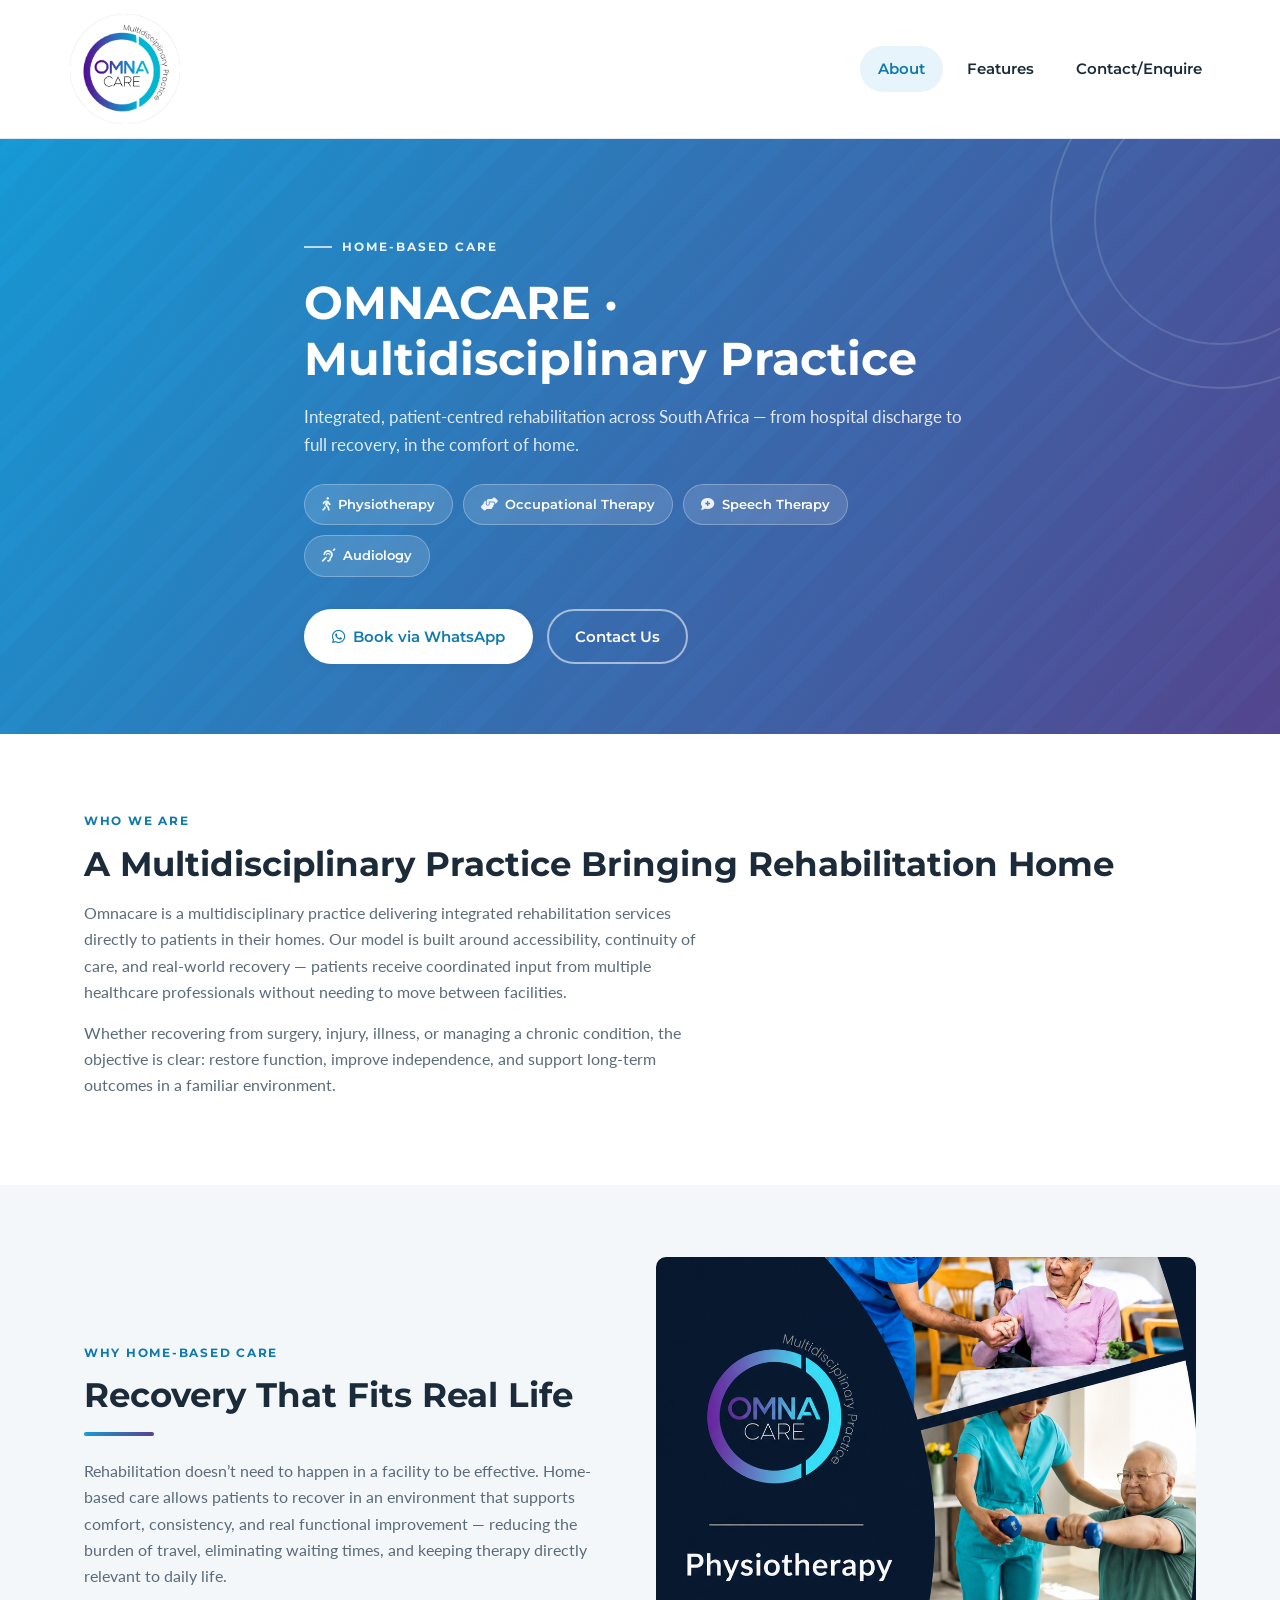
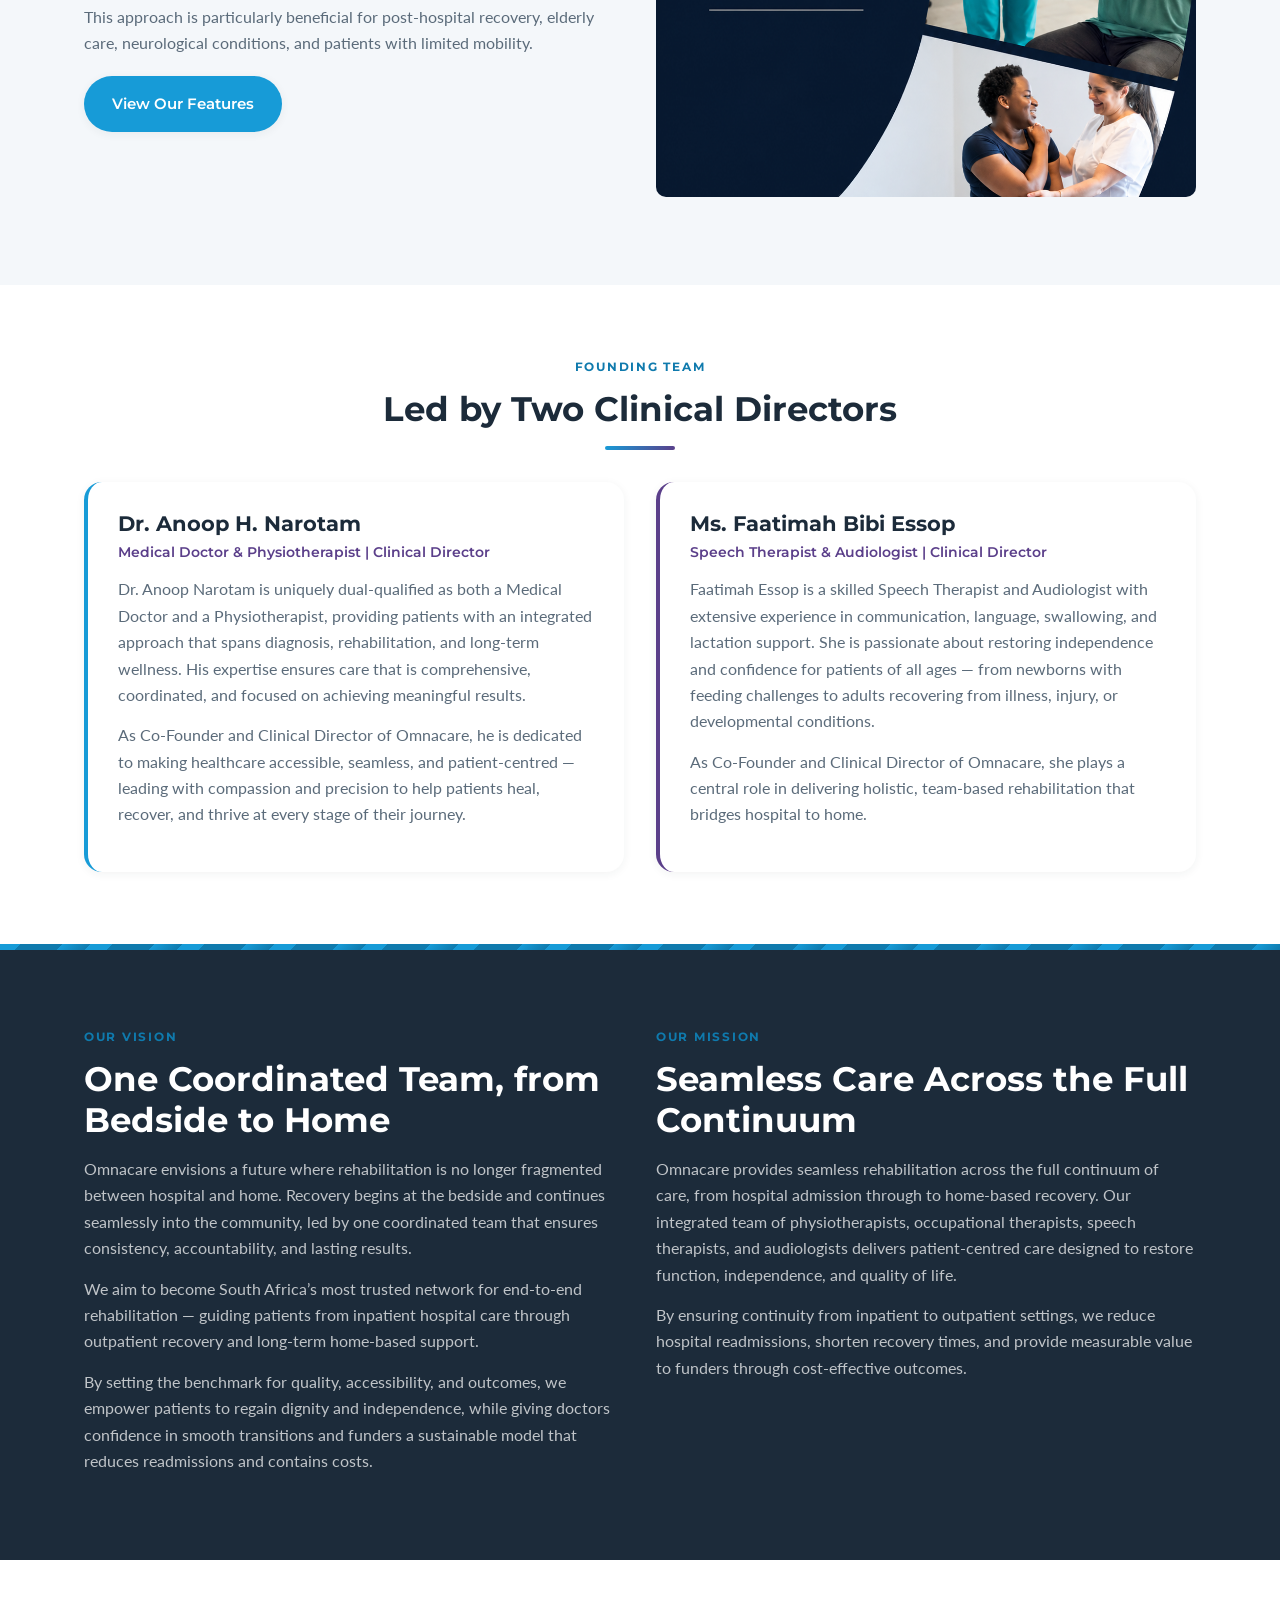
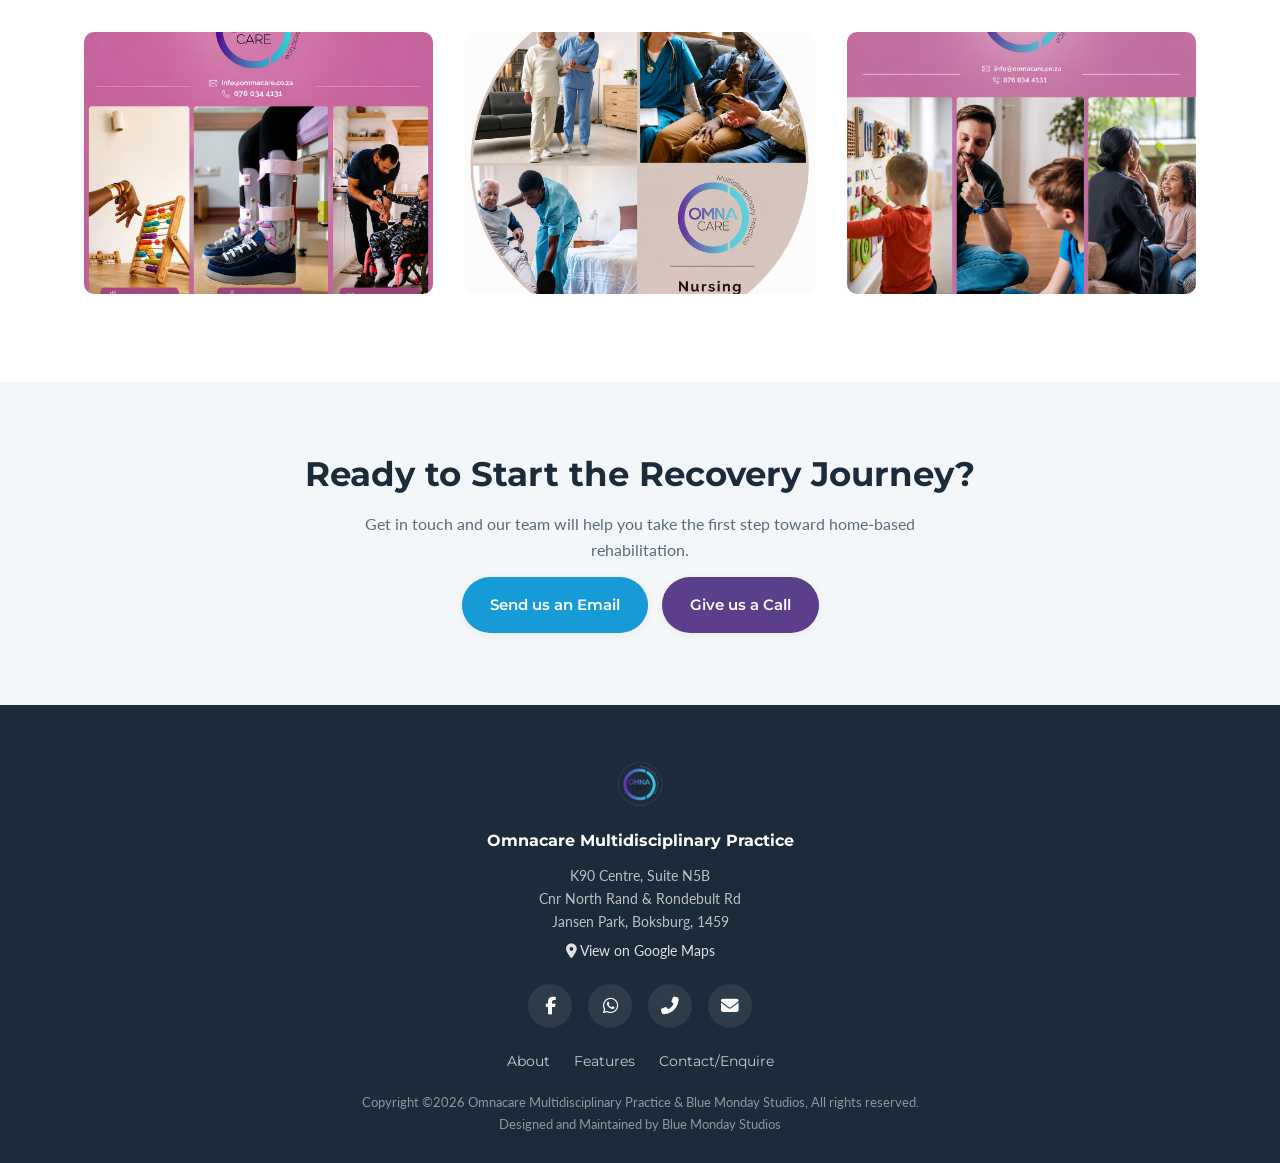
<file: pre-index.html>
<!DOCTYPE html>
<html lang="en">
<head>
  <meta charset="UTF-8">
  <meta name="viewport" content="width=device-width, initial-scale=1.0">
  <title>Omnacare Multidisciplinary Practice | Home-Based Rehabilitation</title>
  <meta name="description" content="Omnacare is a South African multidisciplinary practice providing seamless, home-based rehabilitation services. Led by Clinical Directors Dr. Anoop H. Narotam and Faatimah Bibi Essop, our integrated team of physiotherapists, occupational therapists, speech therapists, and audiologists bridges the gap from hospital to home.">
  <link rel="icon" href="data/files/omnacarelogotransparent.png">

  <link rel="preconnect" href="https://fonts.googleapis.com">
  <link rel="preconnect" href="https://fonts.gstatic.com" crossorigin>
  <link href="https://fonts.googleapis.com/css2?family=Montserrat:wght@400;600;700&family=Lato:wght@300;400;700&display=swap" rel="stylesheet">
  <link rel="stylesheet" href="https://cdnjs.cloudflare.com/ajax/libs/font-awesome/6.5.2/css/all.min.css">
  <link rel="stylesheet" href="css/styles.css">
</head>
<body>

  <header class="site-header">
    <div class="container nav">
      <a href="index.html" class="nav__logo">
        <img src="data/files/omnacarelogotransparent.png" alt="Omnacare">
      </a>
      <button class="nav__toggle" aria-label="Toggle menu" aria-expanded="false">
        <i class="fas fa-bars"></i>
      </button>
      <nav class="nav__links">
        <a href="index.html" aria-current="page">About</a>
        <a href="features.html">Features</a>
        <a href="contact.html">Contact/Enquire</a>
      </nav>
    </div>
  </header>

  <section class="hero">
    <div class="hero__rings" aria-hidden="true"></div>
    <div class="container hero__inner">
      <div class="hero__eyebrow">Home-based Care</div>
      <h1>OMNACARE &middot; Multidisciplinary Practice</h1>
      <p>Integrated, patient-centred rehabilitation across South Africa &mdash; from hospital discharge to full recovery, in the comfort of home.</p>
      <div class="discipline-chips">
        <span><i class="fas fa-walking"></i> Physiotherapy</span>
        <span><i class="fas fa-hands-helping"></i> Occupational Therapy</span>
        <span><i class="fas fa-comment-medical"></i> Speech Therapy</span>
        <span><i class="fas fa-deaf"></i> Audiology</span>
      </div>
      <div class="btn-group">
        <a href="https://wa.me/27760344131?text=Hi,%20I'd%20like%20to%20book%20an%20appointment" class="btn btn-primary" style="background:#fff;color:var(--color-primary-dark)">
          <i class="fab fa-whatsapp"></i> Book via WhatsApp
        </a>
        <a href="contact.html" class="btn btn-outline">Contact Us</a>
      </div>
    </div>
  </section>

  <section class="section">
    <div class="container" data-reveal>
      <div class="eyebrow">Who we are</div>
      <h2>A Multidisciplinary Practice Bringing Rehabilitation Home</h2>
      <p class="max-prose">Omnacare is a multidisciplinary practice delivering integrated rehabilitation services directly to patients in their homes. Our model is built around accessibility, continuity of care, and real-world recovery &mdash; patients receive coordinated input from multiple healthcare professionals without needing to move between facilities.</p>
      <p class="max-prose">Whether recovering from surgery, injury, illness, or managing a chronic condition, the objective is clear: restore function, improve independence, and support long-term outcomes in a familiar environment.</p>
    </div>
  </section>

  <section class="section section--alt">
    <div class="container grid grid--2 grid--center">
      <div data-reveal>
        <div class="eyebrow">Why home-based care</div>
        <h2>Recovery That Fits Real Life</h2>
        <div class="divider"></div>
        <p>Rehabilitation doesn&rsquo;t need to happen in a facility to be effective. Home-based care allows patients to recover in an environment that supports comfort, consistency, and real functional improvement &mdash; reducing the burden of travel, eliminating waiting times, and keeping therapy directly relevant to daily life.</p>
        <p>This approach is particularly beneficial for post-hospital recovery, elderly care, neurological conditions, and patients with limited mobility.</p>
        <div class="btn-group" style="margin-top:20px">
          <a href="features.html" class="btn btn-primary">View Our Features</a>
        </div>
      </div>
      <div data-reveal>
        <div class="card__media" style="aspect-ratio:1/1">
          <img src="data/files/picture2.png" alt="Home-based rehabilitation care" loading="lazy">
        </div>
      </div>
    </div>
  </section>

  <section class="section">
    <div class="container">
      <div class="eyebrow text-center mx-auto" style="display:block;text-align:center">Founding team</div>
      <h2 class="text-center">Led by Two Clinical Directors</h2>
      <div class="divider divider--center"></div>
      <div class="grid grid--2" style="margin-top:32px">
        <div class="team-card" data-reveal>
          <h3>Dr. Anoop H. Narotam</h3>
          <span class="role">Medical Doctor &amp; Physiotherapist | Clinical Director</span>
          <p>Dr. Anoop Narotam is uniquely dual-qualified as both a Medical Doctor and a Physiotherapist, providing patients with an integrated approach that spans diagnosis, rehabilitation, and long-term wellness. His expertise ensures care that is comprehensive, coordinated, and focused on achieving meaningful results.</p>
          <p>As Co-Founder and Clinical Director of Omnacare, he is dedicated to making healthcare accessible, seamless, and patient-centred &mdash; leading with compassion and precision to help patients heal, recover, and thrive at every stage of their journey.</p>
        </div>
        <div class="team-card" data-reveal>
          <h3>Ms. Faatimah Bibi Essop</h3>
          <span class="role">Speech Therapist &amp; Audiologist | Clinical Director</span>
          <p>Faatimah Essop is a skilled Speech Therapist and Audiologist with extensive experience in communication, language, swallowing, and lactation support. She is passionate about restoring independence and confidence for patients of all ages &mdash; from newborns with feeding challenges to adults recovering from illness, injury, or developmental conditions.</p>
          <p>As Co-Founder and Clinical Director of Omnacare, she plays a central role in delivering holistic, team-based rehabilitation that bridges hospital to home.</p>
        </div>
      </div>
    </div>
  </section>

  <div class="stripe-divider"></div>

  <section class="section section--navy">
    <div class="container grid grid--2">
      <div data-reveal>
        <div class="eyebrow">Our vision</div>
        <h2>One Coordinated Team, from Bedside to Home</h2>
        <p>Omnacare envisions a future where rehabilitation is no longer fragmented between hospital and home. Recovery begins at the bedside and continues seamlessly into the community, led by one coordinated team that ensures consistency, accountability, and lasting results.</p>
        <p>We aim to become South Africa&rsquo;s most trusted network for end-to-end rehabilitation &mdash; guiding patients from inpatient hospital care through outpatient recovery and long-term home-based support.</p>
        <p>By setting the benchmark for quality, accessibility, and outcomes, we empower patients to regain dignity and independence, while giving doctors confidence in smooth transitions and funders a sustainable model that reduces readmissions and contains costs.</p>
      </div>
      <div data-reveal>
        <div class="eyebrow">Our mission</div>
        <h2>Seamless Care Across the Full Continuum</h2>
        <p>Omnacare provides seamless rehabilitation across the full continuum of care, from hospital admission through to home-based recovery. Our integrated team of physiotherapists, occupational therapists, speech therapists, and audiologists delivers patient-centred care designed to restore function, independence, and quality of life.</p>
        <p>By ensuring continuity from inpatient to outpatient settings, we reduce hospital readmissions, shorten recovery times, and provide measurable value to funders through cost-effective outcomes.</p>
      </div>
    </div>
  </section>

  <section class="section">
    <div class="container">
      <div class="grid grid--3" data-reveal>
        <div class="card__media"><img src="data/files/pic1.png" alt="Omnacare therapy in action" loading="lazy"></div>
        <div class="card__media"><img src="data/files/pic2.png" alt="Omnacare therapy in action" loading="lazy"></div>
        <div class="card__media"><img src="data/files/pic3.png" alt="Omnacare therapy in action" loading="lazy"></div>
      </div>
    </div>
  </section>

  <section class="section section--alt text-center">
    <div class="container" data-reveal>
      <h2>Ready to Start the Recovery Journey?</h2>
      <p class="max-prose mx-auto">Get in touch and our team will help you take the first step toward home-based rehabilitation.</p>
      <div class="btn-group" style="justify-content:center">
        <a href="mailto:info@omnacare.co.za" class="btn btn-primary">Send us an Email</a>
        <a href="tel:0760344131" class="btn btn-secondary">Give us a Call</a>
      </div>
    </div>
  </section>

  <footer class="site-footer">
    <div class="container">
      <img class="footer-logo" src="data/files/omnacarelogotranspare.png" alt="Omnacare">
      <div><strong>Omnacare Multidisciplinary Practice</strong></div>
      <address class="footer-address">K90 Centre, Suite N5B<br>Cnr North Rand &amp; Rondebult Rd<br>Jansen Park, Boksburg, 1459<br>
        <a href="https://www.google.com/maps/search/?api=1&amp;query=K90+Centre%2C+Cnr+North+Rand+%26+Rondebult+Rd%2C+Jansen+Park%2C+Boksburg+1459" target="_blank" rel="noopener"><i class="fas fa-map-marker-alt"></i> View on Google Maps</a>
      </address>
      <div class="footer-social">
        <a href="https://www.facebook.com/profile.php?id=61579705359234" target="_blank" rel="noopener" aria-label="Facebook"><i class="fab fa-facebook-f"></i></a>
        <a href="https://wa.me/27760344131" target="_blank" rel="noopener" aria-label="WhatsApp"><i class="fab fa-whatsapp"></i></a>
        <a href="tel:0760344131" aria-label="Phone"><i class="fas fa-phone-alt"></i></a>
        <a href="mailto:info@omnacare.co.za" aria-label="Email"><i class="fas fa-envelope"></i></a>
      </div>
      <nav class="footer-nav">
        <a href="index.html">About</a>
        <a href="features.html">Features</a>
        <a href="contact.html">Contact/Enquire</a>
      </nav>
      <div class="footer-bottom">
        Copyright &copy;2026 Omnacare Multidisciplinary Practice & Blue Monday Studios, All rights reserved.<br>
        Designed and Maintained by Blue Monday Studios
      </div>
    </div>
  </footer>

  <button class="scroll-top" aria-label="Scroll to top"><i class="fas fa-arrow-up"></i></button>

  <script src="js/main.js"></script>
</body>
</html>
</file>
<file: css/styles.css>
/* ==========================================================================
   Omnacare Multidisciplinary Practice — Stylesheet
   ========================================================================== */

:root {
  /* Color tokens */
  --color-primary: #179bd7;
  --color-primary-dark: #0f7aad;
  --color-primary-light: #e7f4fb;
  --color-secondary: #5b3f8a;
  --color-secondary-dark: #452f6b;
  --color-navy: #1c2b3a;
  --color-navy-soft: #293a4a;
  --color-ink: #1f2937;
  --color-muted: #5b6b7a;
  --color-bg: #ffffff;
  --color-bg-alt: #f4f7fa;
  --color-border: #e2e8ef;
  --color-white: #ffffff;

  --gradient-brand: linear-gradient(120deg, var(--color-primary) 0%, var(--color-secondary) 100%);
  --gradient-stripe: repeating-linear-gradient(
    -45deg,
    var(--color-primary-dark),
    var(--color-primary) 20px,
    var(--color-primary-dark) 20px,
    var(--color-primary-dark) 50px,
    var(--color-primary) 50px,
    var(--color-primary) 65px
  );

  /* Type */
  --font-heading: "Montserrat", "Helvetica Neue", sans-serif;
  --font-body: "Lato", "Helvetica Neue", sans-serif;

  /* Layout */
  --max-width: 1160px;
  --radius: 10px;
  --radius-lg: 18px;
  --shadow-sm: 0 2px 10px rgba(28, 43, 58, 0.06);
  --shadow-md: 0 12px 32px rgba(28, 43, 58, 0.12);
  --transition: 0.25s ease;
}

/* ---------- Reset ---------- */
*, *::before, *::after { box-sizing: border-box; }
html { scroll-behavior: smooth; }
body {
  margin: 0;
  font-family: var(--font-body);
  color: var(--color-ink);
  background: var(--color-bg);
  line-height: 1.65;
  -webkit-font-smoothing: antialiased;
}
img { max-width: 100%; display: block; }
a { color: var(--color-primary-dark); text-decoration: none; }
a:hover { color: var(--color-secondary); }
ul { margin: 0; padding: 0; list-style: none; }
h1, h2, h3, h4 {
  font-family: var(--font-heading);
  color: var(--color-navy);
  line-height: 1.2;
  margin: 0 0 16px;
  font-weight: 700;
}
h1 { font-size: clamp(2rem, 4vw, 2.9rem); }
h2 { font-size: clamp(1.55rem, 3vw, 2.1rem); }
h3 { font-size: 1.3rem; }
h4 { font-size: 1.1rem; }
p { margin: 0 0 14px; color: var(--color-muted); }

:focus-visible {
  outline: 3px solid var(--color-primary);
  outline-offset: 2px;
}

@media (prefers-reduced-motion: reduce) {
  html { scroll-behavior: auto; }
  * { animation: none !important; transition: none !important; }
}

/* ---------- Layout helpers ---------- */
.container {
  max-width: var(--max-width);
  margin: 0 auto;
  padding: 0 24px;
}
.section { padding: 72px 0; }
.section--tight { padding: 40px 0; }
.section--alt { background: var(--color-bg-alt); }
.section--navy { background: var(--color-navy); color: rgba(255,255,255,0.88); }
.section--navy h2, .section--navy h3, .section--navy h4 { color: #fff; }
.section--navy p { color: rgba(255,255,255,0.72); }

.eyebrow {
  display: inline-block;
  font-family: var(--font-heading);
  font-size: 0.78rem;
  font-weight: 700;
  letter-spacing: 0.14em;
  text-transform: uppercase;
  color: var(--color-primary-dark);
  margin-bottom: 12px;
}

.divider {
  width: 70px;
  height: 4px;
  border-radius: 4px;
  background: var(--gradient-brand);
  margin: 6px 0 22px;
}
.divider--center { margin-left: auto; margin-right: auto; }

.grid {
  display: grid;
  gap: 32px;
}
.grid--2 { grid-template-columns: repeat(2, 1fr); }
.grid--3 { grid-template-columns: repeat(3, 1fr); }
.grid--center { align-items: center; }

@media (max-width: 860px) {
  .grid--2, .grid--3 { grid-template-columns: 1fr; }
  .section { padding: 52px 0; }
}

.text-center { text-align: center; }
.max-prose { max-width: 640px; }
.mx-auto { margin-left: auto; margin-right: auto; }

/* ---------- Buttons ---------- */
.btn {
  display: inline-flex;
  align-items: center;
  gap: 8px;
  font-family: var(--font-heading);
  font-weight: 600;
  font-size: 0.95rem;
  padding: 13px 26px;
  border-radius: 50px;
  border: 2px solid transparent;
  cursor: pointer;
  transition: transform var(--transition), box-shadow var(--transition), background var(--transition), color var(--transition);
}
.btn:hover { transform: translateY(-2px); }
.btn-primary { background: var(--color-primary); color: #fff; box-shadow: var(--shadow-sm); }
.btn-primary:hover { background: var(--color-primary-dark); color: #fff; box-shadow: var(--shadow-md); }
.btn-secondary { background: var(--color-secondary); color: #fff; box-shadow: var(--shadow-sm); }
.btn-secondary:hover { background: var(--color-secondary-dark); color: #fff; box-shadow: var(--shadow-md); }
.btn-outline { background: transparent; color: #fff; border-color: rgba(255,255,255,0.55); }
.btn-outline:hover { background: rgba(255,255,255,0.12); color: #fff; }
.btn-group { display: flex; flex-wrap: wrap; gap: 14px; }

/* ---------- Header / Nav ---------- */
.site-header {
  position: sticky;
  top: 0;
  z-index: 500;
  background: rgba(255, 255, 255, 0.94);
  backdrop-filter: blur(8px);
  border-bottom: 1px solid var(--color-border);
  transition: transform 0.3s ease;
}
.site-header.is-hidden {
  transform: translateY(-100%);
}
.nav {
  display: flex;
  align-items: center;
  justify-content: space-between;
  padding: 14px 0;
}
.nav__logo { margin-left: 10px; display: flex; align-items: center; }
.nav__logo img { height: 110px; width: auto; }
.nav__links {
  display: flex;
  align-items: center;
  gap: 6px;
}
.nav__links a {
  font-family: var(--font-heading);
  font-weight: 600;
  font-size: 0.95rem;
  color: var(--color-navy);
  padding: 10px 18px;
  border-radius: 50px;
  transition: background var(--transition), color var(--transition);
}
.nav__links a:hover,
.nav__links a[aria-current="page"] {
  background: var(--color-primary-light);
  color: var(--color-primary-dark);
}
.nav__toggle {
  display: none;
  background: none;
  border: none;
  font-size: 1.6rem;
  color: var(--color-navy);
  cursor: pointer;
}

@media (max-width: 760px) {
  .nav__toggle { display: block; }
  .nav__links {
    position: absolute;
    top: 100%;
    left: 0;
    right: 0;
    flex-direction: column;
    align-items: stretch;
    background: #fff;
    border-bottom: 1px solid var(--color-border);
    padding: 10px 20px 18px;
    gap: 4px;
    display: none;
  }
  .nav__links.is-open { display: flex; }
  .nav__links a { padding: 12px 14px; }
}

/* ---------- Hero ---------- */
.hero {
  position: relative;
  padding: 90px 0 70px;
  background: var(--gradient-brand);
  color: #fff;
  overflow: hidden;
}
.hero::after {
  content: "";
  position: absolute;
  inset: 0;
  background: var(--gradient-stripe);
  opacity: 0.1;
  pointer-events: none;
  z-index: 0;
}
.hero__rings {
  position: absolute;
  top: -90px;
  right: -110px;
  width: 340px;
  height: 340px;
  border-radius: 50%;
  border: 2px solid rgba(255, 255, 255, 0.16);
  pointer-events: none;
  z-index: 0;
}
.hero__rings::after {
  content: "";
  position: absolute;
  inset: 42px;
  border-radius: 50%;
  border: 2px solid rgba(255, 255, 255, 0.14);
}
@media (max-width: 700px) { .hero__rings { display: none; } }

.hero__inner { position: relative; z-index: 2; max-width: 720px; }
.hero h1 { color: #fff; }
.hero p { color: rgba(255,255,255,0.85); font-size: 1.08rem; }

.hero__eyebrow {
  display: inline-flex;
  align-items: center;
  gap: 10px;
  font-family: var(--font-heading);
  font-weight: 700;
  font-size: 0.78rem;
  letter-spacing: 0.16em;
  text-transform: uppercase;
  color: rgba(255, 255, 255, 0.9);
  margin-bottom: 18px;
}
.hero__eyebrow::before {
  content: "";
  width: 28px;
  height: 2px;
  background: #fff;
  opacity: 0.7;
}

.discipline-chips {
  display: flex;
  flex-wrap: wrap;
  gap: 10px;
  margin: 24px 0 32px;
}
.discipline-chips span {
  display: inline-flex;
  align-items: center;
  gap: 7px;
  padding: 9px 17px;
  border-radius: 50px;
  background: rgba(255, 255, 255, 0.14);
  border: 1px solid rgba(255, 255, 255, 0.28);
  backdrop-filter: blur(4px);
  font-family: var(--font-heading);
  font-weight: 600;
  font-size: 0.82rem;
  color: #fff;
}
.discipline-chips i { font-size: 0.85rem; opacity: 0.9; }

.hero--compact { padding: 56px 0; }

.text-brand-gradient {
  background: linear-gradient(90deg, #c9a3ef 0%, #8fd8ea 100%);
  -webkit-background-clip: text;
  background-clip: text;
  color: transparent;
  -webkit-text-fill-color: transparent;
}

/* ---------- Cards ---------- */
.card {
  background: #fff;
  border-radius: var(--radius-lg);
  padding: 28px;
  box-shadow: var(--shadow-sm);
  border: 1px solid var(--color-border);
  transition: transform var(--transition), box-shadow var(--transition);
}
.card:hover { transform: translateY(-4px); box-shadow: var(--shadow-md); }
.card__icon {
  width: 56px;
  height: 56px;
  border-radius: 14px;
  display: flex;
  align-items: center;
  justify-content: center;
  background: var(--color-primary-light);
  color: var(--color-primary-dark);
  font-size: 1.4rem;
  margin-bottom: 16px;
}
.card__media {
  border-radius: var(--radius);
  overflow: hidden;
  margin-bottom: 16px;
  aspect-ratio: 4 / 3;
  background: var(--color-bg-alt);
}
.card__media img { width: 100%; height: 100%; object-fit: cover; }

.card ul { margin: 0; }
.card ul li {
  padding-left: 22px;
  position: relative;
  margin-bottom: 8px;
  color: var(--color-muted);
}
.card ul li::before {
  content: "";
  position: absolute;
  left: 0;
  top: 9px;
  width: 8px;
  height: 8px;
  border-radius: 50%;
  background: var(--color-primary);
}

/* ---------- Check list ---------- */
.check-list li {
  position: relative;
  padding: 8px 0 8px 32px;
  border-bottom: 1px dashed var(--color-border);
}
.check-list li:last-child { border-bottom: none; }
.check-list li::before {
  content: "\2713";
  position: absolute;
  left: 0;
  top: 8px;
  width: 22px;
  height: 22px;
  border-radius: 50%;
  background: var(--color-primary-light);
  color: var(--color-primary-dark);
  font-size: 0.75rem;
  font-weight: 700;
  display: flex;
  align-items: center;
  justify-content: center;
}

/* ---------- Numbered process steps ---------- */
.steps {
  display: grid;
  grid-template-columns: repeat(4, 1fr);
  gap: 24px;
  counter-reset: step;
}
@media (max-width: 860px) { .steps { grid-template-columns: 1fr 1fr; } }
@media (max-width: 500px) { .steps { grid-template-columns: 1fr; } }
.step {
  position: relative;
  padding: 22px 18px 18px;
  background: #fff;
  border: 1px solid var(--color-border);
  border-radius: var(--radius);
}
.step::before {
  counter-increment: step;
  content: counter(step);
  font-family: var(--font-heading);
  font-weight: 700;
  color: #fff;
  background: var(--gradient-brand);
  width: 34px;
  height: 34px;
  border-radius: 50%;
  display: flex;
  align-items: center;
  justify-content: center;
  margin-bottom: 12px;
}

/* ---------- Team ---------- */
.team-card {
  background: #fff;
  border-radius: var(--radius-lg);
  padding: 30px;
  border-left: 4px solid var(--color-primary);
  box-shadow: var(--shadow-sm);
  height: 100%;
}
.team-card:nth-child(2) { border-left-color: var(--color-secondary); }
.team-card h3 { margin-bottom: 4px; }
.team-card .role {
  font-family: var(--font-heading);
  font-weight: 600;
  font-size: 0.9rem;
  color: var(--color-secondary);
  margin-bottom: 12px;
  display: block;
}

/* ---------- Stripe divider ---------- */
.stripe-divider {
  height: 6px;
  background: var(--gradient-stripe);
}

/* ---------- Contact ---------- */
.contact-block { display: flex; align-items: flex-start; gap: 14px; margin-bottom: 22px; }
.contact-block .icon {
  width: 44px; height: 44px; flex: 0 0 44px;
  border-radius: 12px;
  background: var(--color-primary-light);
  color: var(--color-primary-dark);
  display: flex; align-items: center; justify-content: center;
  font-size: 1.1rem;
}
.hours-table { width: 100%; border-collapse: collapse; }
.hours-table td { padding: 7px 0; border-bottom: 1px solid var(--color-border); font-size: 0.95rem; }
.hours-table td:first-child { font-weight: 600; color: var(--color-navy); width: 45%; }
.hours-table tr:last-child td { border-bottom: none; }
.emergency-note {
  margin-top: 16px;
  padding: 12px 16px;
  border-radius: var(--radius);
  background: #fdecec;
  color: #b3261e;
  font-weight: 600;
  font-size: 0.92rem;
}

/* ---------- Form ---------- */
.form-grid { display: grid; grid-template-columns: 1fr 1fr; gap: 18px; }
.form-grid .full { grid-column: 1 / -1; }
@media (max-width: 640px) { .form-grid { grid-template-columns: 1fr; } }
.field label {
  display: block;
  font-family: var(--font-heading);
  font-weight: 600;
  font-size: 0.88rem;
  color: var(--color-navy);
  margin-bottom: 6px;
}
.field input,
.field textarea {
  width: 100%;
  padding: 12px 14px;
  border: 1px solid var(--color-border);
  border-radius: 8px;
  font-family: var(--font-body);
  font-size: 0.98rem;
  background: #fff;
  transition: border-color var(--transition), box-shadow var(--transition);
}
.field input:focus,
.field textarea:focus {
  border-color: var(--color-primary);
  box-shadow: 0 0 0 3px var(--color-primary-light);
  outline: none;
}
.form-note { font-size: 0.85rem; color: var(--color-muted); margin-top: 6px; }
.form-status {
  display: none;
  padding: 12px 16px;
  border-radius: 8px;
  margin-bottom: 18px;
  font-size: 0.92rem;
  font-weight: 600;
}
.form-status.is-visible { display: block; }
.form-status--error { background: #fdecec; color: #b3261e; }
.form-status--success { background: #e6f6ec; color: #1e7b45; }

/* ---------- Footer ---------- */
.site-footer {
  background: var(--color-navy);
  color: rgba(255,255,255,0.75);
  padding: 56px 0 28px;
  text-align: center;
}
.site-footer .footer-logo { height: 48px; margin: 0 auto 18px; }
.site-footer strong { color: #fff; font-family: var(--font-heading); }
.footer-social {
  display: flex;
  justify-content: center;
  gap: 16px;
  margin: 22px 0;
}
.footer-social a {
  width: 44px; height: 44px;
  border-radius: 50%;
  background: rgba(255,255,255,0.08);
  color: #fff;
  display: flex; align-items: center; justify-content: center;
  font-size: 1.1rem;
  transition: background var(--transition), transform var(--transition);
}
.footer-social a:hover { background: var(--color-primary); transform: translateY(-3px); color: #fff; }
.footer-nav { display: flex; justify-content: center; gap: 24px; flex-wrap: wrap; margin: 18px 0; }
.footer-nav a { color: rgba(255,255,255,0.75); font-family: var(--font-heading); font-size: 0.9rem; }
.footer-nav a:hover { color: #fff; }
.footer-bottom { font-size: 0.82rem; margin-top: 18px; color: rgba(255,255,255,0.5); }
.footer-bottom a { color: rgba(255,255,255,0.65); }

/* ---------- Scroll to top ---------- */
.scroll-top {
  position: fixed;
  right: 22px;
  bottom: 22px;
  width: 46px;
  height: 46px;
  border-radius: 50%;
  background: var(--color-primary);
  color: #fff;
  display: flex;
  align-items: center;
  justify-content: center;
  box-shadow: var(--shadow-md);
  opacity: 0;
  pointer-events: none;
  transform: translateY(10px);
  transition: opacity var(--transition), transform var(--transition);
  z-index: 400;
}
.scroll-top.is-active { opacity: 1; pointer-events: auto; transform: translateY(0); }

/* ---------- Scroll reveal (progressive enhancement) ---------- */
[data-reveal] {
  opacity: 0;
  transform: translateY(16px);
  transition: opacity 0.6s ease, transform 0.6s ease;
}
[data-reveal].is-visible { opacity: 1; transform: translateY(0); }

/* ---------- Location / map ---------- */
.map-embed {
  position: relative;
  border-radius: var(--radius);
  overflow: hidden;
  aspect-ratio: 4 / 3;
  background: var(--color-bg-alt);
  border: 1px solid var(--color-border);
}
.map-embed iframe { position: absolute; inset: 0; width: 100%; height: 100%; border: 0; }
.map-actions { margin-top: 18px; }
.footer-address {
  font-style: normal;
  font-size: 0.9rem;
  line-height: 1.6;
  color: rgba(255,255,255,0.7);
  margin-top: 10px;
}
.footer-address a { color: rgba(255,255,255,0.85); display: inline-block; margin-top: 6px; }
.footer-address a:hover { color: #fff; }
</file>
